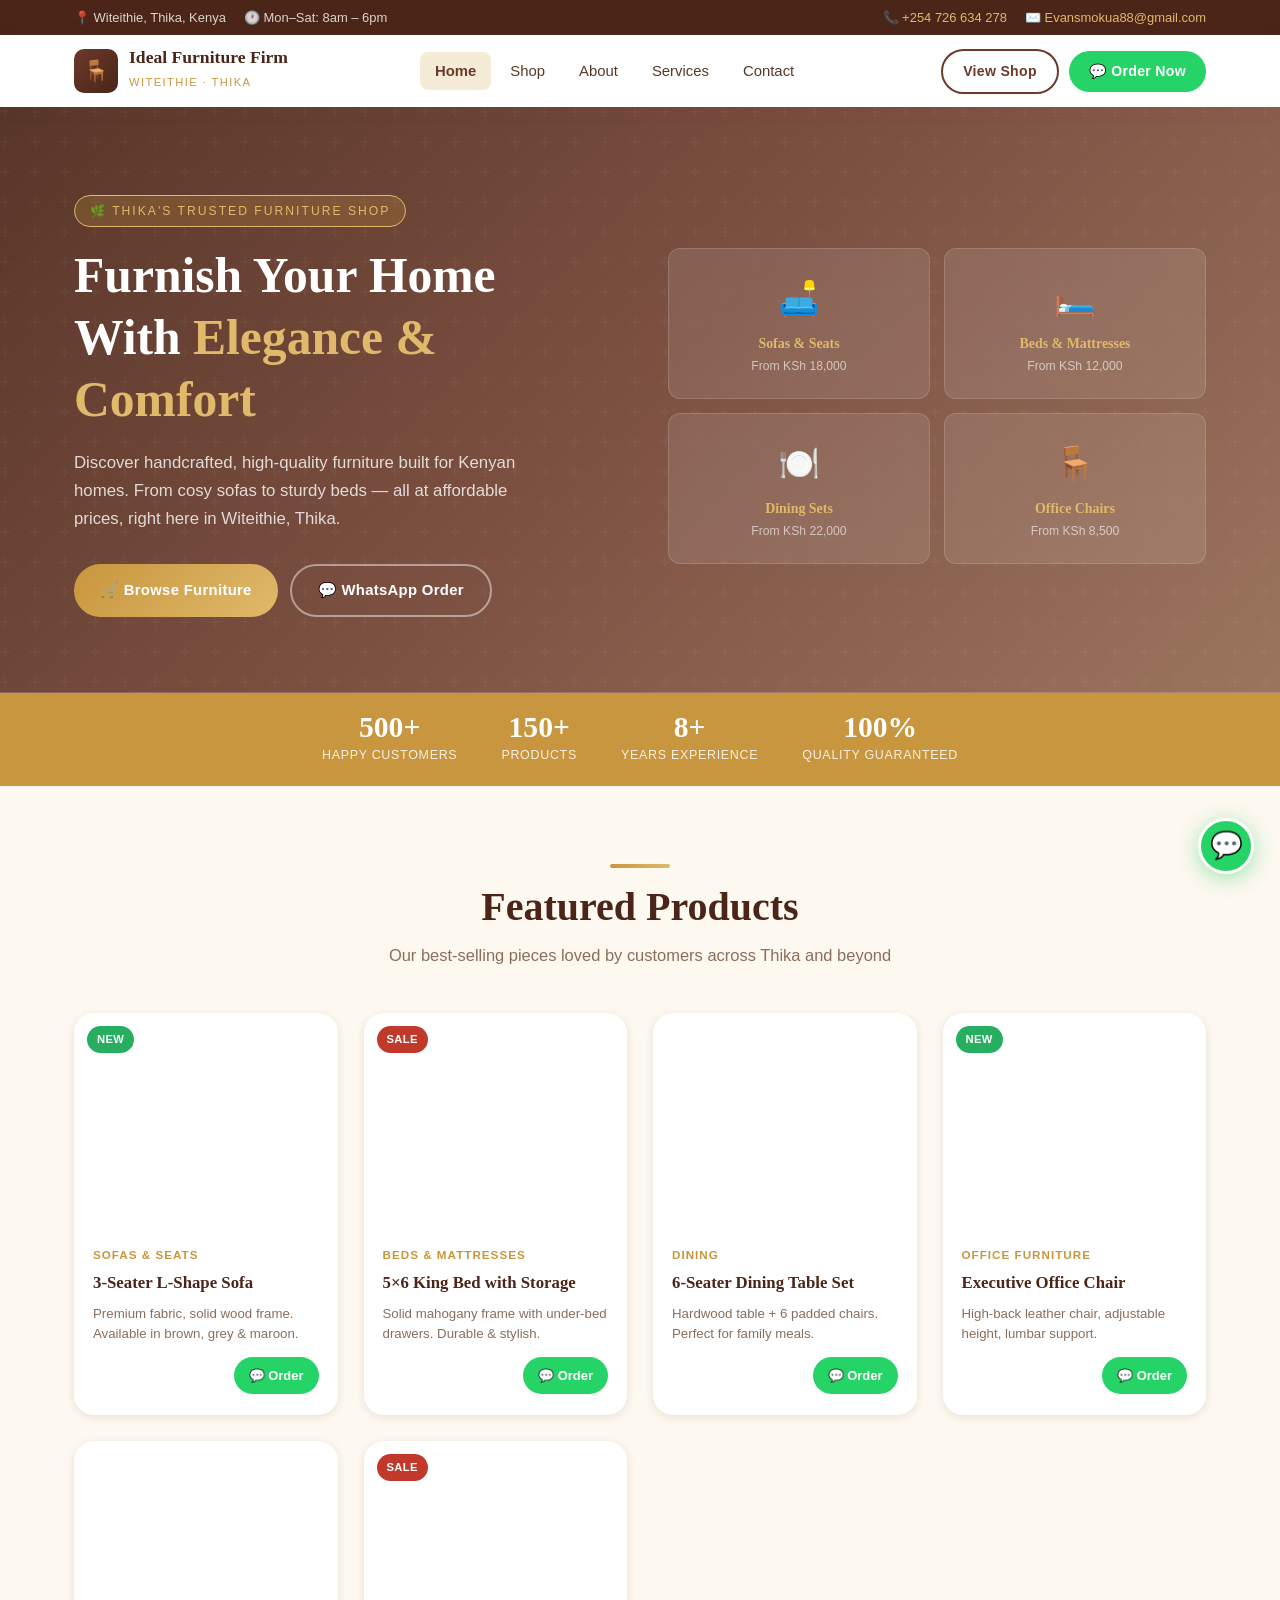
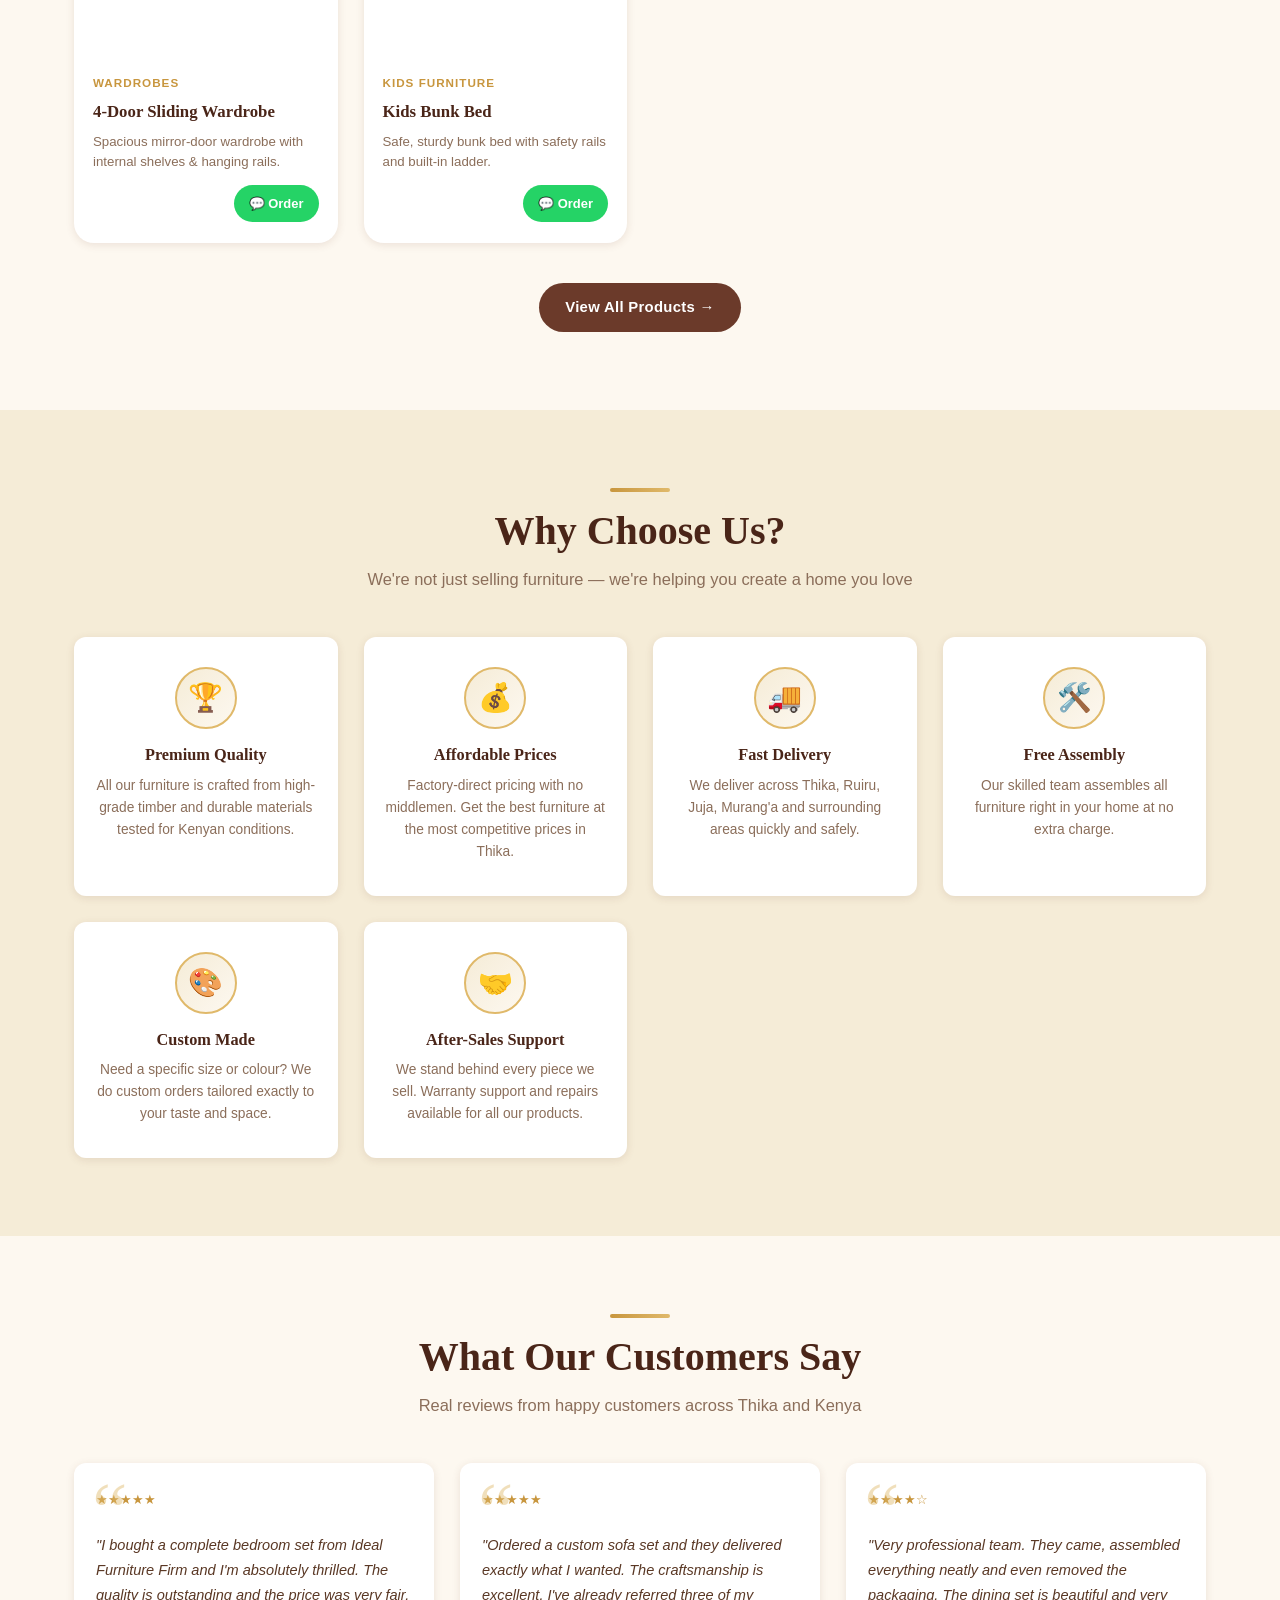
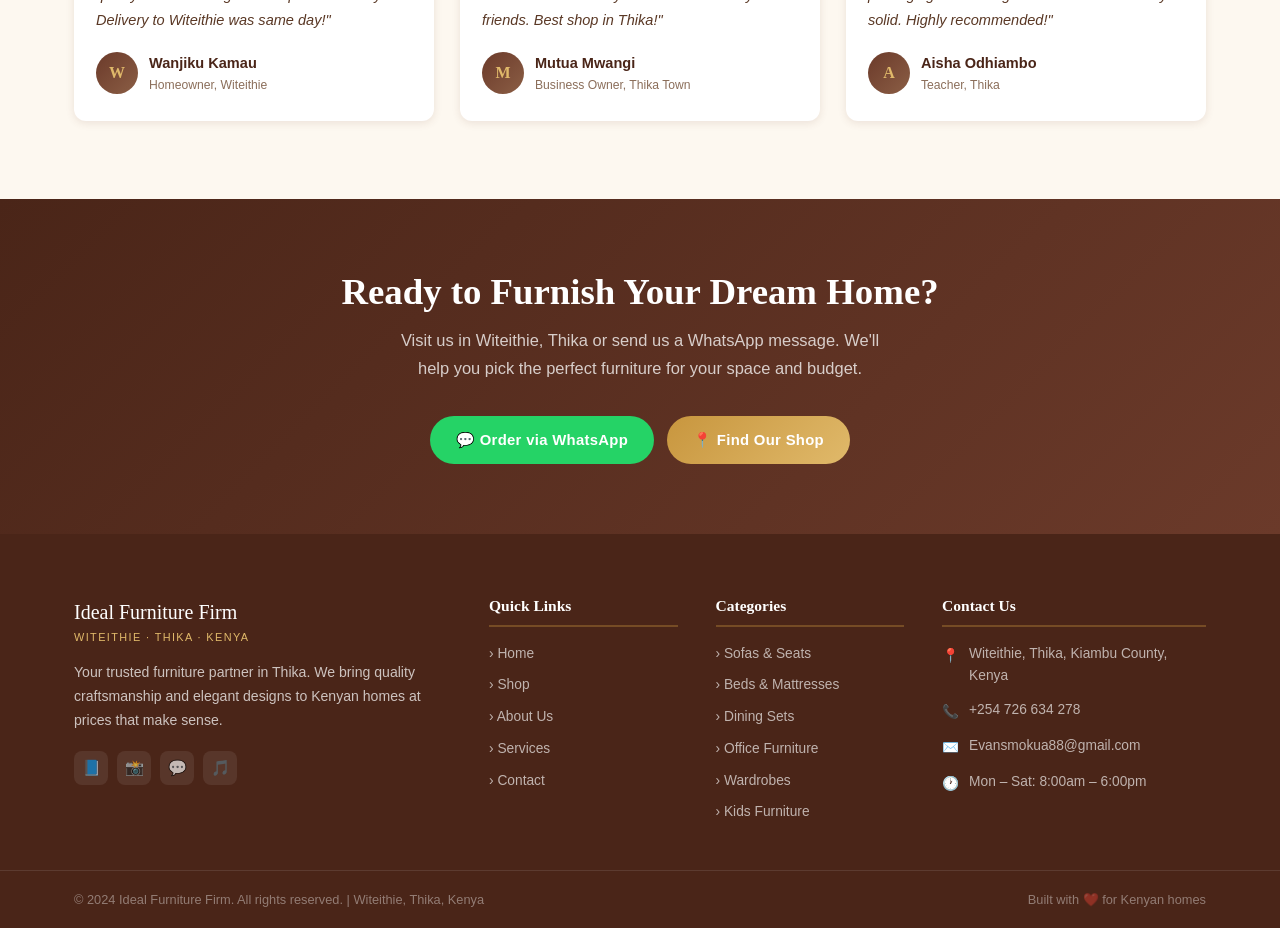
<file: index.html>
﻿<!DOCTYPE html>
<html lang="en">
<head>
  <meta charset="UTF-8"/>
  <meta name="viewport" content="width=device-width, initial-scale=1.0"/>
  <meta name="description" content="Ideal Furniture Firm – Quality furniture shop in Witeithie, Thika, Kenya. Sofas, beds, dining sets & more. Order via WhatsApp."/>
  <title>Ideal Furniture Firm | Quality Furniture in Witeithie, Thika</title>
  <link rel="stylesheet" href="style.css"/>
</head>
<body>

<!-- WhatsApp Float -->
<a href="https://wa.me/254726634278?text=Hello%2C%20I%20am%20interested%20in%20your%20furniture" class="wa-float" target="_blank" rel="noopener" aria-label="Chat on WhatsApp">
  <span class="wa-tip">Order on WhatsApp</span>
  &#x1F4AC;
</a>

<!-- Mobile Nav -->
<div class="mob-nav" id="mobNav">
  <div class="mob-nav-bg" onclick="toggleNav()"></div>
  <div class="mob-nav-drawer">
    <button class="mob-close" onclick="toggleNav()">&#x2715;</button>
    <a href="index.html" class="active">🏠 Home</a>
    <a href="shop.html">🛒 Shop</a>
    <a href="about.html">ℹ️ About</a>
    <a href="services.html">🔧 Services</a>
    <a href="contact.html">📞 Contact</a>
    <div style="margin-top:16px;">
      <a href="https://wa.me/254726634278" class="btn btn-wa" style="width:100%;justify-content:center;" target="_blank">💬 WhatsApp Us</a>
    </div>
  </div>
</div>

<!-- Top Bar -->
<div class="topbar">
  <div class="container">
    <div class="topbar-l">
      <span>📍 Witeithie, Thika, Kenya</span>
      <span>🕐 Mon–Sat: 8am – 6pm</span>
    </div>
    <div class="topbar-r">
      <span><a href="tel:+254726634278">📞 +254 726 634 278</a></span>
      <span><a href="mailto:Evansmokua88@gmail.com">✉️ Evansmokua88@gmail.com</a></span>
    </div>
  </div>
</div>

<!-- Navbar -->
<nav class="navbar">
  <div class="container">
    <a href="index.html" class="logo">
      <div class="logo-icon">🪑</div>
      <div class="logo-text">
        <span class="lt1">Ideal Furniture Firm</span>
        <span class="lt2">Witeithie · Thika</span>
      </div>
    </a>
    <div class="nav-links">
      <a href="index.html" class="active">Home</a>
      <a href="shop.html">Shop</a>
      <a href="about.html">About</a>
      <a href="services.html">Services</a>
      <a href="contact.html">Contact</a>
    </div>
    <div class="nav-actions">
      <a href="shop.html" class="btn btn-outline" style="padding:9px 20px;font-size:.88rem;">View Shop</a>
      <a href="https://wa.me/254726634278" class="btn btn-wa" style="padding:9px 20px;font-size:.88rem;" target="_blank">💬 Order Now</a>
      <button class="hamburger" onclick="toggleNav()" aria-label="Menu">
        <span></span><span></span><span></span>
      </button>
    </div>
  </div>
</nav>

<!-- Hero -->
<section class="hero" style="background-image:linear-gradient(135deg,rgba(74,37,24,0.92) 0%,rgba(107,58,42,0.88) 50%,rgba(139,94,69,0.85) 100%),url('https://images.pexels.com/photos/1571453/pexels-photo-1571453.jpeg?auto=compress&cs=tinysrgb&w=1400');background-size:cover;background-position:center;">
  <div class="container">
    <div class="hero-inner">
      <div class="hero-text">
        <div class="hero-badge">🌿 Thika's Trusted Furniture Shop</div>
        <h1>Furnish Your Home With <em>Elegance &amp; Comfort</em></h1>
        <p class="hero-desc">Discover handcrafted, high-quality furniture built for Kenyan homes. From cosy sofas to sturdy beds — all at affordable prices, right here in Witeithie, Thika.</p>
        <div class="hero-btns">
          <a href="shop.html" class="btn btn-gold">🛒 Browse Furniture</a>
          <a href="https://wa.me/254726634278?text=Hello%2C%20I%20want%20to%20order%20furniture" class="btn btn-hero-out" target="_blank">💬 WhatsApp Order</a>
        </div>
      </div>
      <div class="hero-cards">
        <div class="hcard">
          <div class="hcard-icon">🛋️</div>
          <h3>Sofas &amp; Seats</h3>
          <p>From KSh 18,000</p>
        </div>
        <div class="hcard">
          <div class="hcard-icon">🛏️</div>
          <h3>Beds &amp; Mattresses</h3>
          <p>From KSh 12,000</p>
        </div>
        <div class="hcard">
          <div class="hcard-icon">🍽️</div>
          <h3>Dining Sets</h3>
          <p>From KSh 22,000</p>
        </div>
        <div class="hcard">
          <div class="hcard-icon">🪑</div>
          <h3>Office Chairs</h3>
          <p>From KSh 8,500</p>
        </div>
      </div>
    </div>
  </div>
</section>

<!-- Stats Strip -->
<div class="stats-strip">
  <div class="container">
    <div class="stat"><div class="stat-n">500+</div><div class="stat-l">Happy Customers</div></div>
    <div class="stat"><div class="stat-n">150+</div><div class="stat-l">Products</div></div>
    <div class="stat"><div class="stat-n">8+</div><div class="stat-l">Years Experience</div></div>
    <div class="stat"><div class="stat-n">100%</div><div class="stat-l">Quality Guaranteed</div></div>
  </div>
</div>

<!-- Featured Products -->
<section class="section">
  <div class="container">
    <div class="divider"></div>
    <h2 class="sec-title">Featured Products</h2>
    <p class="sec-sub">Our best-selling pieces loved by customers across Thika and beyond</p>
    <div class="products-grid">

      <!-- Product 1 -->
      <div class="pcard">
        <div class="pcard-img-wrap">
          <div class="bg-sofa" style="background-image:url('https://images.pexels.com/photos/1866149/pexels-photo-1866149.jpeg?auto=compress&cs=tinysrgb&w=600');background-size:cover;background-position:center;font-size:0;"></div>
          <span class="pbadge new">New</span>
        </div>
        <div class="pcard-body">
          <div class="pcat">Sofas &amp; Seats</div>
          <div class="pname">3-Seater L-Shape Sofa</div>
          <div class="pdesc">Premium fabric, solid wood frame. Available in brown, grey &amp; maroon.</div>
          <div class="pfoot">
            <div>
              <div class="pprice-now">KSh 42,000</div>
              <div class="pprice-old">kSh 50,000</div>
            </div>
            <a href="https://wa.me/254726634278?text=I%20want%20to%20order%20the%203-Seater%20L-Shape%20Sofa%20at%20KSh%2042%2C000" class="btn-wa-sm" target="_blank">💬 Order</a>
          </div>
        </div>
      </div>

      <!-- Product 2 -->
      <div class="pcard">
        <div class="pcard-img-wrap">
          <div class="bg-bed" style="background-image:url('https://images.pexels.com/photos/1743229/pexels-photo-1743229.jpeg?auto=compress&cs=tinysrgb&w=600');background-size:cover;background-position:center;font-size:0;"></div>
          <span class="pbadge sale">Sale</span>
        </div>
        <div class="pcard-body">
          <div class="pcat">Beds &amp; Mattresses</div>
          <div class="pname">5×6 King Bed with Storage</div>
          <div class="pdesc">Solid mahogany frame with under-bed drawers. Durable &amp; stylish.</div>
          <div class="pfoot">
            <div>
              <div class="pprice-now">KSh 28,500</div>
              <div class="pprice-old">KSh 35,000</div>
            </div>
            <a href="https://wa.me/254726634278?text=I%20want%20to%20order%20the%205x6%20King%20Bed%20at%20KSh%2028%2C500" class="btn-wa-sm" target="_blank">💬 Order</a>
          </div>
        </div>
      </div>

      <!-- Product 3 -->
      <div class="pcard">
        <div class="pcard-img-wrap">
          <div class="bg-dining" style="background-image:url('https://images.pexels.com/photos/1395967/pexels-photo-1395967.jpeg?auto=compress&cs=tinysrgb&w=600');background-size:cover;background-position:center;font-size:0;"></div>
        </div>
        <div class="pcard-body">
          <div class="pcat">Dining</div>
          <div class="pname">6-Seater Dining Table Set</div>
          <div class="pdesc">Hardwood table + 6 padded chairs. Perfect for family meals.</div>
          <div class="pfoot">
            <div>
              <div class="pprice-now">KSh 38,000</div>
              <div class="pprice-old">KSh 45,000</div>
            </div>
            <a href="https://wa.me/254726634278?text=I%20want%20to%20order%20the%206-Seater%20Dining%20Table%20Set%20at%20KSh%2038%2C000" class="btn-wa-sm" target="_blank">💬 Order</a>
          </div>
        </div>
      </div>

      <!-- Product 4 -->
      <div class="pcard">
        <div class="pcard-img-wrap">
          <div class="bg-office" style="background-image:url('https://images.pexels.com/photos/1957478/pexels-photo-1957478.jpeg?auto=compress&cs=tinysrgb&w=600');background-size:cover;background-position:center;font-size:0;"></div>
          <span class="pbadge new">New</span>
        </div>
        <div class="pcard-body">
          <div class="pcat">Office Furniture</div>
          <div class="pname">Executive Office Chair</div>
          <div class="pdesc">High-back leather chair, adjustable height, lumbar support.</div>
          <div class="pfoot">
            <div>
              <div class="pprice-now">KSh 12,500</div>
              <div class="pprice-old">KSh 15,000</div>
            </div>
            <a href="https://wa.me/254726634278?text=I%20want%20to%20order%20the%20Executive%20Office%20Chair%20at%20KSh%2012%2C500" class="btn-wa-sm" target="_blank">💬 Order</a>
          </div>
        </div>
      </div>

      <!-- Product 5 -->
      <div class="pcard">
        <div class="pcard-img-wrap">
          <div class="bg-ward" style="background-image:url('https://images.pexels.com/photos/2062431/pexels-photo-2062431.jpeg?auto=compress&cs=tinysrgb&w=600');background-size:cover;background-position:center;font-size:0;"></div>
        </div>
        <div class="pcard-body">
          <div class="pcat">Wardrobes</div>
          <div class="pname">4-Door Sliding Wardrobe</div>
          <div class="pdesc">Spacious mirror-door wardrobe with internal shelves &amp; hanging rails.</div>
          <div class="pfoot">
            <div>
              <div class="pprice-now">KSh 32,000</div>
            </div>
            <a href="https://wa.me/254726634278?text=I%20want%20to%20order%20the%204-Door%20Sliding%20Wardrobe%20at%20KSh%2032%2C000" class="btn-wa-sm" target="_blank">💬 Order</a>
          </div>
        </div>
      </div>

      <!-- Product 6 -->
      <div class="pcard">
        <div class="pcard-img-wrap">
          <div class="bg-kids" style="background-image:url('https://images.pexels.com/photos/1148955/pexels-photo-1148955.jpeg?auto=compress&cs=tinysrgb&w=600');background-size:cover;background-position:center;font-size:0;"></div>
          <span class="pbadge sale">Sale</span>
        </div>
        <div class="pcard-body">
          <div class="pcat">Kids Furniture</div>
          <div class="pname">Kids Bunk Bed</div>
          <div class="pdesc">Safe, sturdy bunk bed with safety rails and built-in ladder.</div>
          <div class="pfoot">
            <div>
              <div class="pprice-now">KSh 18,000</div>
              <div class="pprice-old">KSh 22,000</div>
            </div>
            <a href="https://wa.me/254726634278?text=I%20want%20to%20order%20the%20Kids%20Bunk%20Bed%20at%20KSh%2018%2C000" class="btn-wa-sm" target="_blank">💬 Order</a>
          </div>
        </div>
      </div>

    </div>
    <div style="text-align:center;margin-top:40px;">
      <a href="shop.html" class="btn btn-primary">View All Products &rarr;</a>
    </div>
  </div>
</section>

<!-- Why Choose Us -->
<section class="section section-alt">
  <div class="container">
    <div class="divider"></div>
    <h2 class="sec-title">Why Choose Us?</h2>
    <p class="sec-sub">We're not just selling furniture — we're helping you create a home you love</p>
    <div class="features-grid">
      <div class="fcard">
        <div class="fcard-icon">🏆</div>
        <h3>Premium Quality</h3>
        <p>All our furniture is crafted from high-grade timber and durable materials tested for Kenyan conditions.</p>
      </div>
      <div class="fcard">
        <div class="fcard-icon">💰</div>
        <h3>Affordable Prices</h3>
        <p>Factory-direct pricing with no middlemen. Get the best furniture at the most competitive prices in Thika.</p>
      </div>
      <div class="fcard">
        <div class="fcard-icon">🚚</div>
        <h3>Fast Delivery</h3>
        <p>We deliver across Thika, Ruiru, Juja, Murang'a and surrounding areas quickly and safely.</p>
      </div>
      <div class="fcard">
        <div class="fcard-icon">🛠️</div>
        <h3>Free Assembly</h3>
        <p>Our skilled team assembles all furniture right in your home at no extra charge.</p>
      </div>
      <div class="fcard">
        <div class="fcard-icon">🎨</div>
        <h3>Custom Made</h3>
        <p>Need a specific size or colour? We do custom orders tailored exactly to your taste and space.</p>
      </div>
      <div class="fcard">
        <div class="fcard-icon">🤝</div>
        <h3>After-Sales Support</h3>
        <p>We stand behind every piece we sell. Warranty support and repairs available for all our products.</p>
      </div>
    </div>
  </div>
</section>

<!-- Testimonials -->
<section class="section">
  <div class="container">
    <div class="divider"></div>
    <h2 class="sec-title">What Our Customers Say</h2>
    <p class="sec-sub">Real reviews from happy customers across Thika and Kenya</p>
    <div class="tgrid">
      <div class="tcard">
        <div class="stars">★★★★★</div>
        <div class="ttext">"I bought a complete bedroom set from Ideal Furniture Firm and I'm absolutely thrilled. The quality is outstanding and the price was very fair. Delivery to Witeithie was same day!"</div>
        <div class="tauthor">
          <div class="tavatar">W</div>
          <div>
            <div class="tname">Wanjiku Kamau</div>
            <div class="trole">Homeowner, Witeithie</div>
          </div>
        </div>
      </div>
      <div class="tcard">
        <div class="stars">★★★★★</div>
        <div class="ttext">"Ordered a custom sofa set and they delivered exactly what I wanted. The craftsmanship is excellent. I've already referred three of my friends. Best shop in Thika!"</div>
        <div class="tauthor">
          <div class="tavatar">M</div>
          <div>
            <div class="tname">Mutua Mwangi</div>
            <div class="trole">Business Owner, Thika Town</div>
          </div>
        </div>
      </div>
      <div class="tcard">
        <div class="stars">★★★★☆</div>
        <div class="ttext">"Very professional team. They came, assembled everything neatly and even removed the packaging. The dining set is beautiful and very solid. Highly recommended!"</div>
        <div class="tauthor">
          <div class="tavatar">A</div>
          <div>
            <div class="tname">Aisha Odhiambo</div>
            <div class="trole">Teacher, Thika</div>
          </div>
        </div>
      </div>
    </div>
  </div>
</section>

<!-- CTA Banner -->
<section class="cta-banner">
  <div class="container">
    <h2>Ready to Furnish Your Dream Home?</h2>
    <p>Visit us in Witeithie, Thika or send us a WhatsApp message. We'll help you pick the perfect furniture for your space and budget.</p>
    <div class="cta-btns">
      <a href="https://wa.me/254726634278?text=Hello%2C%20I%20want%20to%20order%20furniture" class="btn btn-wa" target="_blank">💬 Order via WhatsApp</a>
      <a href="contact.html" class="btn btn-gold">📍 Find Our Shop</a>
    </div>
  </div>
</section>

<!-- Footer -->
<footer class="footer">
  <div class="container">
    <div class="footer-grid">
      <div class="fbrand">
        <div class="lt1">Ideal Furniture Firm</div>
        <div class="lt2">Witeithie · Thika · Kenya</div>
        <p>Your trusted furniture partner in Thika. We bring quality craftsmanship and elegant designs to Kenyan homes at prices that make sense.</p>
        <div class="socials">
          <a href="#" class="sl" aria-label="Facebook">📘</a>
          <a href="#" class="sl" aria-label="Instagram">📸</a>
          <a href="https://wa.me/254726634278" class="sl" aria-label="WhatsApp" target="_blank">💬</a>
          <a href="#" class="sl" aria-label="TikTok">🎵</a>
        </div>
      </div>
      <div class="fcol">
        <h4>Quick Links</h4>
        <ul>
          <li><a href="index.html">› Home</a></li>
          <li><a href="shop.html">› Shop</a></li>
          <li><a href="about.html">› About Us</a></li>
          <li><a href="services.html">› Services</a></li>
          <li><a href="contact.html">› Contact</a></li>
        </ul>
      </div>
      <div class="fcol">
        <h4>Categories</h4>
        <ul>
          <li><a href="shop.html">› Sofas &amp; Seats</a></li>
          <li><a href="shop.html">› Beds &amp; Mattresses</a></li>
          <li><a href="shop.html">› Dining Sets</a></li>
          <li><a href="shop.html">› Office Furniture</a></li>
          <li><a href="shop.html">› Wardrobes</a></li>
          <li><a href="shop.html">› Kids Furniture</a></li>
        </ul>
      </div>
      <div class="fcol">
        <h4>Contact Us</h4>
        <div class="fcontact-item"><span class="fcontact-icon">📍</span><span>Witeithie, Thika, Kiambu County, Kenya</span></div>
        <div class="fcontact-item"><span class="fcontact-icon">📞</span><span><a href="tel:+254726634278" style="color:rgba(255,255,255,.65);">+254 726 634 278</a></span></div>
        <div class="fcontact-item"><span class="fcontact-icon">✉️</span><span><a href="mailto:Evansmokua88@gmail.com" style="color:rgba(255,255,255,.65);">Evansmokua88@gmail.com</a></span></div>
        <div class="fcontact-item"><span class="fcontact-icon">🕐</span><span>Mon – Sat: 8:00am – 6:00pm</span></div>
      </div>
    </div>
  </div>
  <div class="footer-bot">
    <div class="container">
      <p>© 2024 Ideal Furniture Firm. All rights reserved. | Witeithie, Thika, Kenya</p>
      <p>Built with ❤️ for Kenyan homes</p>
    </div>
  </div>
</footer>

<script>
  function toggleNav(){
    document.getElementById('mobNav').classList.toggle('open');
    document.body.style.overflow = document.getElementById('mobNav').classList.contains('open') ? 'hidden' : '';
  }
</script>
</body>
</html>
</file>
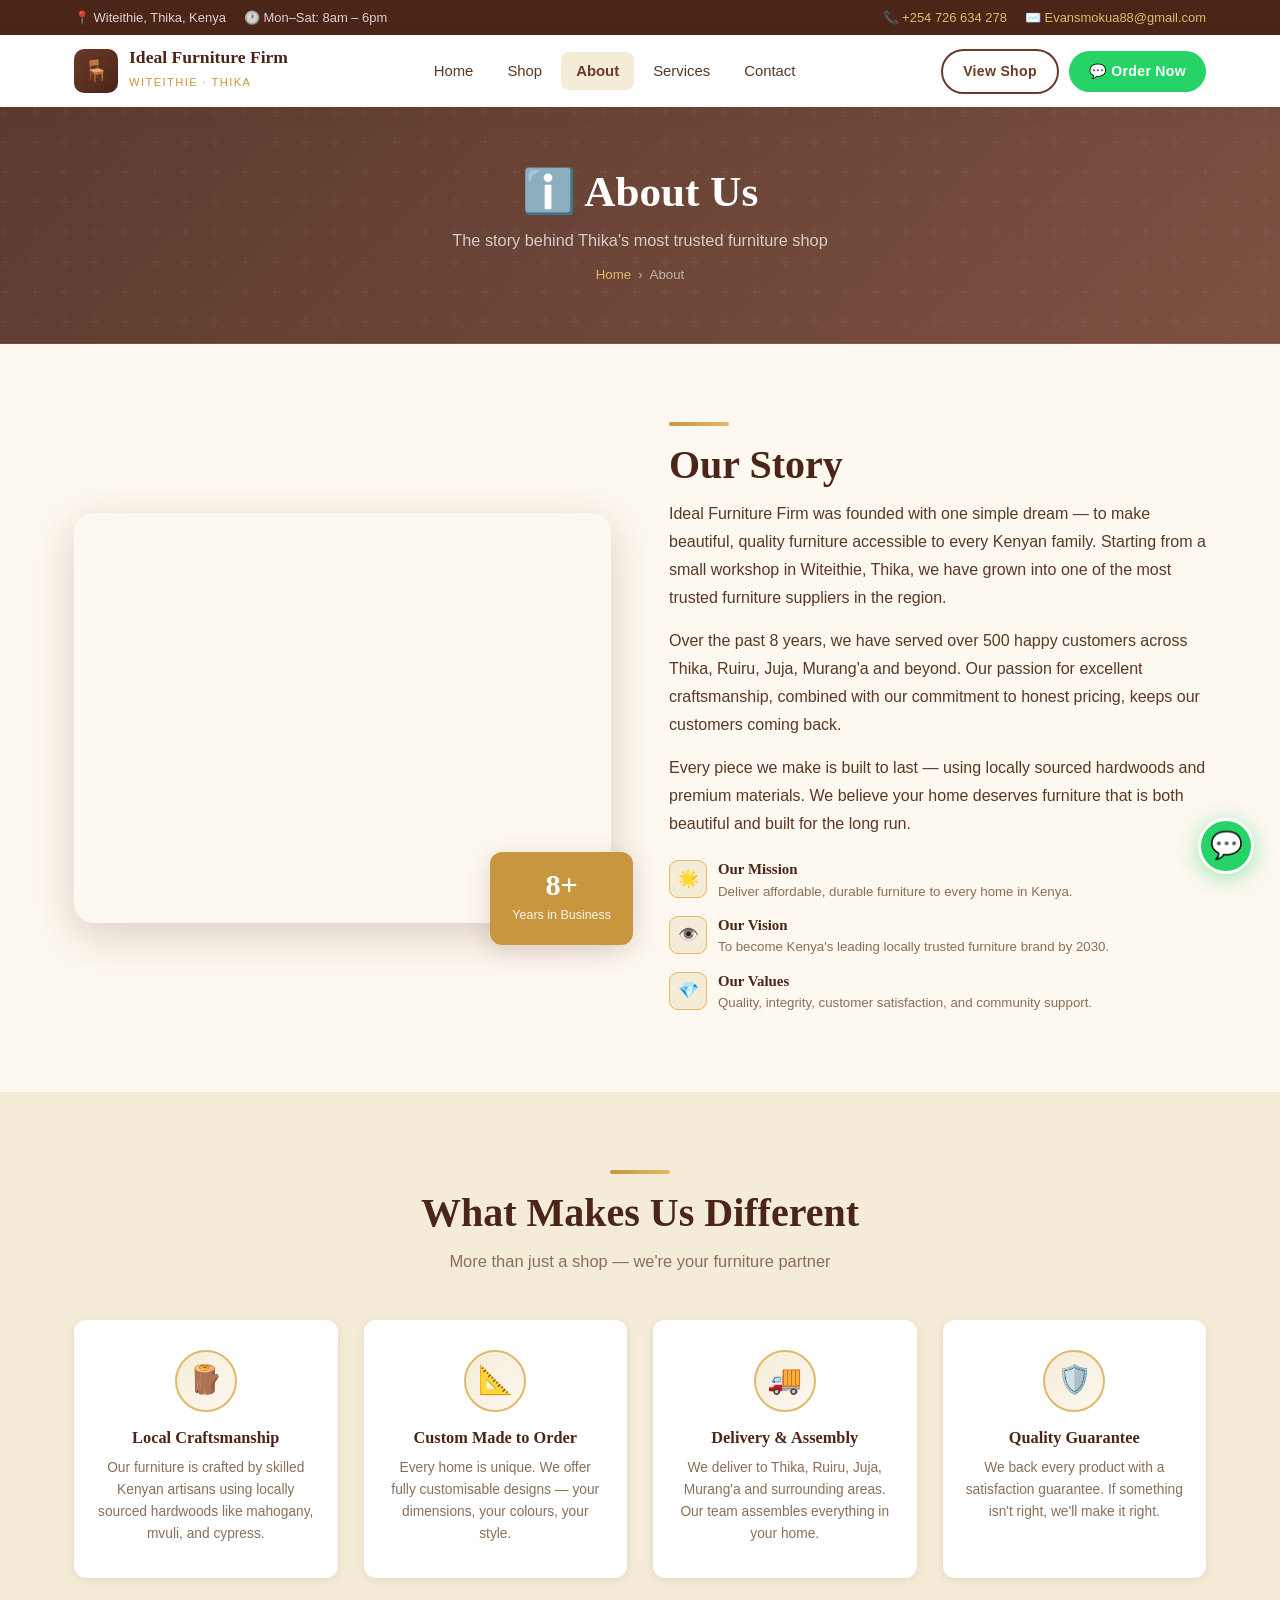
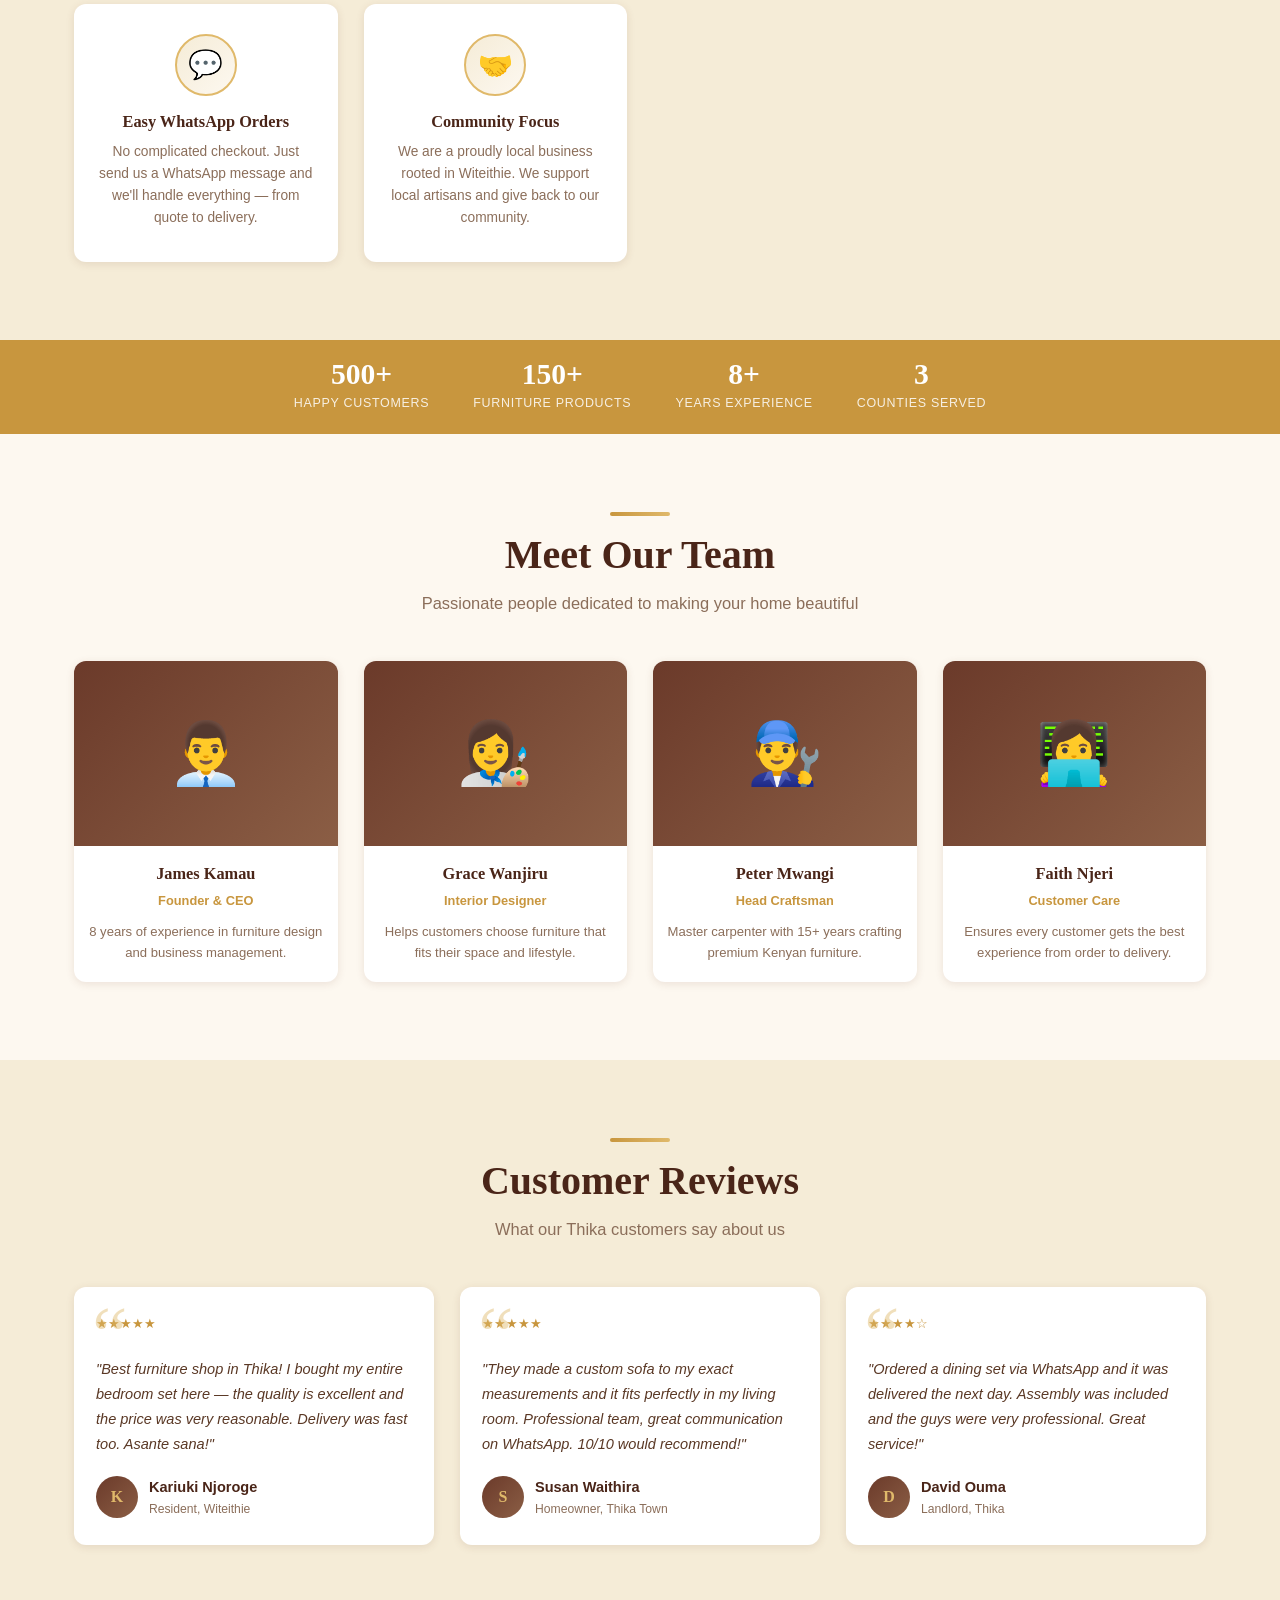
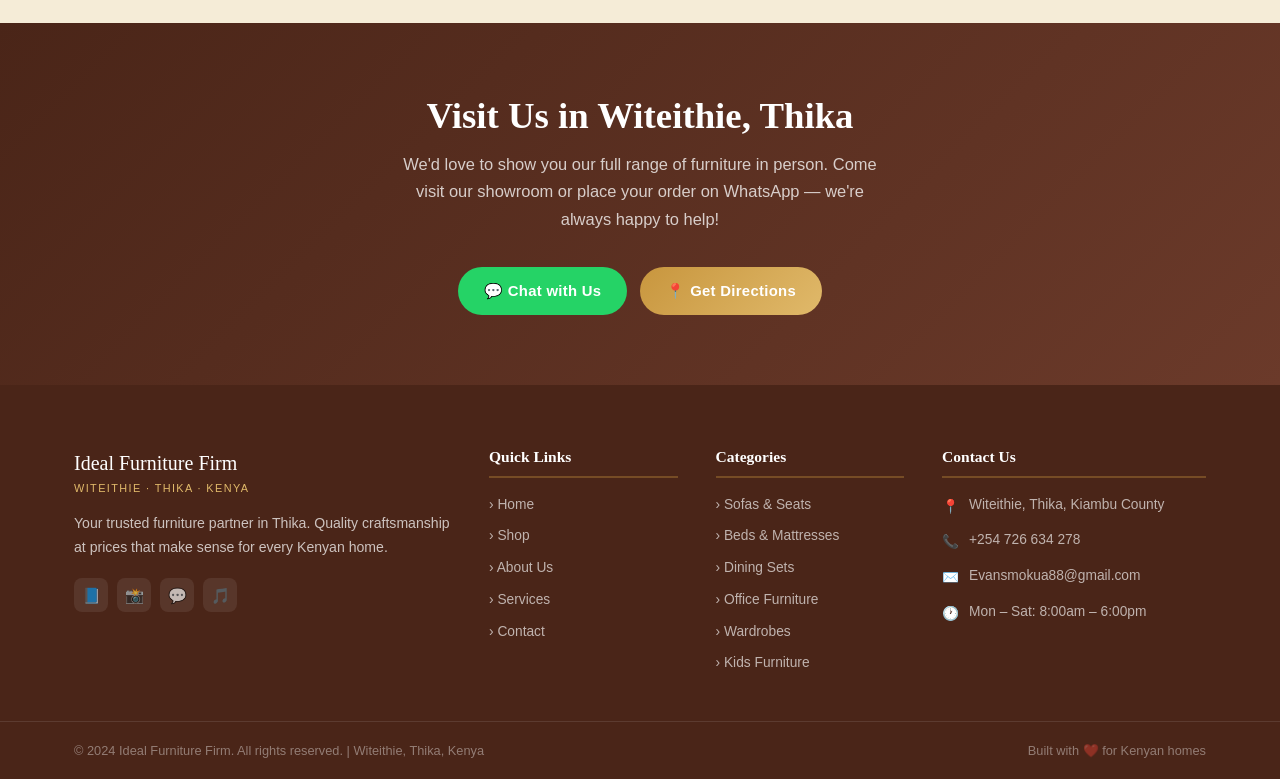
<file: about.html>
﻿<!DOCTYPE html>
<html lang="en">
<head>
  <meta charset="UTF-8"/>
  <meta name="viewport" content="width=device-width, initial-scale=1.0"/>
  <meta name="description" content="Learn about Ideal Furniture Firm – Witeithie, Thika's trusted furniture shop. Our story, mission, and the passionate team behind every piece."/>
  <title>About Us – Ideal Furniture Firm | Witeithie, Thika</title>
  <link rel="stylesheet" href="style.css"/>
</head>
<body>

<!-- WhatsApp Float -->
<a href="https://wa.me/254726634278?text=Hello%2C%20I%20am%20interested%20in%20your%20furniture" class="wa-float" target="_blank" rel="noopener" aria-label="WhatsApp">
  <span class="wa-tip">Order on WhatsApp</span>💬
</a>

<!-- Mobile Nav -->
<div class="mob-nav" id="mobNav">
  <div class="mob-nav-bg" onclick="toggleNav()"></div>
  <div class="mob-nav-drawer">
    <button class="mob-close" onclick="toggleNav()">&#x2715;</button>
    <a href="index.html">🏠 Home</a>
    <a href="shop.html">🛒 Shop</a>
    <a href="about.html" class="active">ℹ️ About</a>
    <a href="services.html">🔧 Services</a>
    <a href="contact.html">📞 Contact</a>
    <div style="margin-top:16px;"><a href="https://wa.me/254726634278" class="btn btn-wa" style="width:100%;justify-content:center;" target="_blank">💬 WhatsApp Us</a></div>
  </div>
</div>

<!-- Top Bar -->
<div class="topbar">
  <div class="container">
    <div class="topbar-l">
      <span>📍 Witeithie, Thika, Kenya</span>
      <span>🕐 Mon–Sat: 8am – 6pm</span>
    </div>
    <div class="topbar-r">
      <span><a href="tel:+254726634278">📞 +254 726 634 278</a></span>
      <span><a href="mailto:Evansmokua88@gmail.com">✉️ Evansmokua88@gmail.com</a></span>
    </div>
  </div>
</div>

<!-- Navbar -->
<nav class="navbar">
  <div class="container">
    <a href="index.html" class="logo">
      <div class="logo-icon">🪑</div>
      <div class="logo-text">
        <span class="lt1">Ideal Furniture Firm</span>
        <span class="lt2">Witeithie · Thika</span>
      </div>
    </a>
    <div class="nav-links">
      <a href="index.html">Home</a>
      <a href="shop.html">Shop</a>
      <a href="about.html" class="active">About</a>
      <a href="services.html">Services</a>
      <a href="contact.html">Contact</a>
    </div>
    <div class="nav-actions">
      <a href="shop.html" class="btn btn-outline" style="padding:9px 20px;font-size:.88rem;">View Shop</a>
      <a href="https://wa.me/254726634278" class="btn btn-wa" style="padding:9px 20px;font-size:.88rem;" target="_blank">💬 Order Now</a>
      <button class="hamburger" onclick="toggleNav()" aria-label="Menu"><span></span><span></span><span></span></button>
    </div>
  </div>
</nav>

<!-- Page Banner -->
<div class="page-banner" style="background-image:linear-gradient(135deg,rgba(74,37,24,0.90),rgba(107,58,42,0.88)),url('https://images.pexels.com/photos/1080721/pexels-photo-1080721.jpeg?auto=compress&cs=tinysrgb&w=1200');background-size:cover;background-position:center;">
  <div class="container">
    <h1>ℹ️ About Us</h1>
    <p>The story behind Thika's most trusted furniture shop</p>
    <div class="breadcrumb"><a href="index.html">Home</a><span>›</span><span>About</span></div>
  </div>
</div>

<!-- Our Story -->
<section class="section">
  <div class="container">
    <div class="about-intro">
      <div class="about-vis">
        <div class="about-img-box" style="background-image:url('https://images.pexels.com/photos/1080721/pexels-photo-1080721.jpeg?auto=compress&cs=tinysrgb&w=700');background-size:cover;background-position:center;font-size:0;"></div>
        <div class="about-badge">
          <strong>8+</strong>
          <span>Years in Business</span>
        </div>
      </div>
      <div class="about-text">
        <div class="divider"></div>
        <h2 class="sec-title">Our Story</h2>
        <p>Ideal Furniture Firm was founded with one simple dream — to make beautiful, quality furniture accessible to every Kenyan family. Starting from a small workshop in Witeithie, Thika, we have grown into one of the most trusted furniture suppliers in the region.</p>
        <p>Over the past 8 years, we have served over 500 happy customers across Thika, Ruiru, Juja, Murang'a and beyond. Our passion for excellent craftsmanship, combined with our commitment to honest pricing, keeps our customers coming back.</p>
        <p>Every piece we make is built to last — using locally sourced hardwoods and premium materials. We believe your home deserves furniture that is both beautiful and built for the long run.</p>
        <div class="about-hl">
          <div class="ahl"><div class="ahl-icon">🌟</div><div><h4>Our Mission</h4><p>Deliver affordable, durable furniture to every home in Kenya.</p></div></div>
          <div class="ahl"><div class="ahl-icon">👁️</div><div><h4>Our Vision</h4><p>To become Kenya's leading locally trusted furniture brand by 2030.</p></div></div>
          <div class="ahl"><div class="ahl-icon">💎</div><div><h4>Our Values</h4><p>Quality, integrity, customer satisfaction, and community support.</p></div></div>
        </div>
      </div>
    </div>
  </div>
</section>

<!-- Why We're Different -->
<section class="section section-alt">
  <div class="container">
    <div class="divider"></div>
    <h2 class="sec-title">What Makes Us Different</h2>
    <p class="sec-sub">More than just a shop — we're your furniture partner</p>
    <div class="features-grid">
      <div class="fcard">
        <div class="fcard-icon">🪵</div>
        <h3>Local Craftsmanship</h3>
        <p>Our furniture is crafted by skilled Kenyan artisans using locally sourced hardwoods like mahogany, mvuli, and cypress.</p>
      </div>
      <div class="fcard">
        <div class="fcard-icon">📐</div>
        <h3>Custom Made to Order</h3>
        <p>Every home is unique. We offer fully customisable designs — your dimensions, your colours, your style.</p>
      </div>
      <div class="fcard">
        <div class="fcard-icon">🚚</div>
        <h3>Delivery &amp; Assembly</h3>
        <p>We deliver to Thika, Ruiru, Juja, Murang'a and surrounding areas. Our team assembles everything in your home.</p>
      </div>
      <div class="fcard">
        <div class="fcard-icon">🛡️</div>
        <h3>Quality Guarantee</h3>
        <p>We back every product with a satisfaction guarantee. If something isn't right, we'll make it right.</p>
      </div>
      <div class="fcard">
        <div class="fcard-icon">💬</div>
        <h3>Easy WhatsApp Orders</h3>
        <p>No complicated checkout. Just send us a WhatsApp message and we'll handle everything — from quote to delivery.</p>
      </div>
      <div class="fcard">
        <div class="fcard-icon">🤝</div>
        <h3>Community Focus</h3>
        <p>We are a proudly local business rooted in Witeithie. We support local artisans and give back to our community.</p>
      </div>
    </div>
  </div>
</section>

<!-- Stats -->
<div class="stats-strip">
  <div class="container">
    <div class="stat"><div class="stat-n">500+</div><div class="stat-l">Happy Customers</div></div>
    <div class="stat"><div class="stat-n">150+</div><div class="stat-l">Furniture Products</div></div>
    <div class="stat"><div class="stat-n">8+</div><div class="stat-l">Years Experience</div></div>
    <div class="stat"><div class="stat-n">3</div><div class="stat-l">Counties Served</div></div>
  </div>
</div>

<!-- Our Team -->
<section class="section">
  <div class="container">
    <div class="divider"></div>
    <h2 class="sec-title">Meet Our Team</h2>
    <p class="sec-sub">Passionate people dedicated to making your home beautiful</p>
    <div class="team-grid">
      <div class="team-card">
        <div class="team-av">👨‍💼</div>
        <div class="team-info">
          <h3>James Kamau</h3>
          <span>Founder &amp; CEO</span>
          <p style="font-size:.82rem;color:var(--text-lt);margin-top:7px;">8 years of experience in furniture design and business management.</p>
        </div>
      </div>
      <div class="team-card">
        <div class="team-av">👩‍🎨</div>
        <div class="team-info">
          <h3>Grace Wanjiru</h3>
          <span>Interior Designer</span>
          <p style="font-size:.82rem;color:var(--text-lt);margin-top:7px;">Helps customers choose furniture that fits their space and lifestyle.</p>
        </div>
      </div>
      <div class="team-card">
        <div class="team-av">👨‍🔧</div>
        <div class="team-info">
          <h3>Peter Mwangi</h3>
          <span>Head Craftsman</span>
          <p style="font-size:.82rem;color:var(--text-lt);margin-top:7px;">Master carpenter with 15+ years crafting premium Kenyan furniture.</p>
        </div>
      </div>
      <div class="team-card">
        <div class="team-av">👩‍💻</div>
        <div class="team-info">
          <h3>Faith Njeri</h3>
          <span>Customer Care</span>
          <p style="font-size:.82rem;color:var(--text-lt);margin-top:7px;">Ensures every customer gets the best experience from order to delivery.</p>
        </div>
      </div>
    </div>
  </div>
</section>

<!-- Testimonials -->
<section class="section section-alt">
  <div class="container">
    <div class="divider"></div>
    <h2 class="sec-title">Customer Reviews</h2>
    <p class="sec-sub">What our Thika customers say about us</p>
    <div class="tgrid">
      <div class="tcard">
        <div class="stars">★★★★★</div>
        <div class="ttext">"Best furniture shop in Thika! I bought my entire bedroom set here — the quality is excellent and the price was very reasonable. Delivery was fast too. Asante sana!"</div>
        <div class="tauthor"><div class="tavatar">K</div><div><div class="tname">Kariuki Njoroge</div><div class="trole">Resident, Witeithie</div></div></div>
      </div>
      <div class="tcard">
        <div class="stars">★★★★★</div>
        <div class="ttext">"They made a custom sofa to my exact measurements and it fits perfectly in my living room. Professional team, great communication on WhatsApp. 10/10 would recommend!"</div>
        <div class="tauthor"><div class="tavatar">S</div><div><div class="tname">Susan Waithira</div><div class="trole">Homeowner, Thika Town</div></div></div>
      </div>
      <div class="tcard">
        <div class="stars">★★★★☆</div>
        <div class="ttext">"Ordered a dining set via WhatsApp and it was delivered the next day. Assembly was included and the guys were very professional. Great service!"</div>
        <div class="tauthor"><div class="tavatar">D</div><div><div class="tname">David Ouma</div><div class="trole">Landlord, Thika</div></div></div>
      </div>
    </div>
  </div>
</section>

<!-- CTA -->
<section class="cta-banner">
  <div class="container">
    <h2>Visit Us in Witeithie, Thika</h2>
    <p>We'd love to show you our full range of furniture in person. Come visit our showroom or place your order on WhatsApp — we're always happy to help!</p>
    <div class="cta-btns">
      <a href="https://wa.me/254726634278?text=Hello%2C%20I%27d%20like%20to%20visit%20your%20showroom" class="btn btn-wa" target="_blank">💬 Chat with Us</a>
      <a href="contact.html" class="btn btn-gold">📍 Get Directions</a>
    </div>
  </div>
</section>

<!-- Footer -->
<footer class="footer">
  <div class="container">
    <div class="footer-grid">
      <div class="fbrand">
        <div class="lt1">Ideal Furniture Firm</div>
        <div class="lt2">Witeithie · Thika · Kenya</div>
        <p>Your trusted furniture partner in Thika. Quality craftsmanship at prices that make sense for every Kenyan home.</p>
        <div class="socials">
          <a href="#" class="sl">📘</a><a href="#" class="sl">📸</a>
          <a href="https://wa.me/254726634278" class="sl" target="_blank">💬</a><a href="#" class="sl">🎵</a>
        </div>
      </div>
      <div class="fcol">
        <h4>Quick Links</h4>
        <ul>
          <li><a href="index.html">› Home</a></li><li><a href="shop.html">› Shop</a></li>
          <li><a href="about.html">› About Us</a></li><li><a href="services.html">› Services</a></li>
          <li><a href="contact.html">› Contact</a></li>
        </ul>
      </div>
      <div class="fcol">
        <h4>Categories</h4>
        <ul>
          <li><a href="shop.html">› Sofas &amp; Seats</a></li><li><a href="shop.html">› Beds &amp; Mattresses</a></li>
          <li><a href="shop.html">› Dining Sets</a></li><li><a href="shop.html">› Office Furniture</a></li>
          <li><a href="shop.html">› Wardrobes</a></li><li><a href="shop.html">› Kids Furniture</a></li>
        </ul>
      </div>
      <div class="fcol">
        <h4>Contact Us</h4>
        <div class="fcontact-item"><span class="fcontact-icon">📍</span><span>Witeithie, Thika, Kiambu County</span></div>
        <div class="fcontact-item"><span class="fcontact-icon">📞</span><span><a href="tel:+254726634278" style="color:rgba(255,255,255,.65);">+254 726 634 278</a></span></div>
        <div class="fcontact-item"><span class="fcontact-icon">✉️</span><span><a href="mailto:Evansmokua88@gmail.com" style="color:rgba(255,255,255,.65);">Evansmokua88@gmail.com</a></span></div>
        <div class="fcontact-item"><span class="fcontact-icon">🕐</span><span>Mon – Sat: 8:00am – 6:00pm</span></div>
      </div>
    </div>
  </div>
  <div class="footer-bot">
    <div class="container">
      <p>© 2024 Ideal Furniture Firm. All rights reserved. | Witeithie, Thika, Kenya</p>
      <p>Built with ❤️ for Kenyan homes</p>
    </div>
  </div>
</footer>

<script>
  function toggleNav(){
    document.getElementById('mobNav').classList.toggle('open');
    document.body.style.overflow = document.getElementById('mobNav').classList.contains('open') ? 'hidden' : '';
  }
</script>
</body>
</html>
</file>
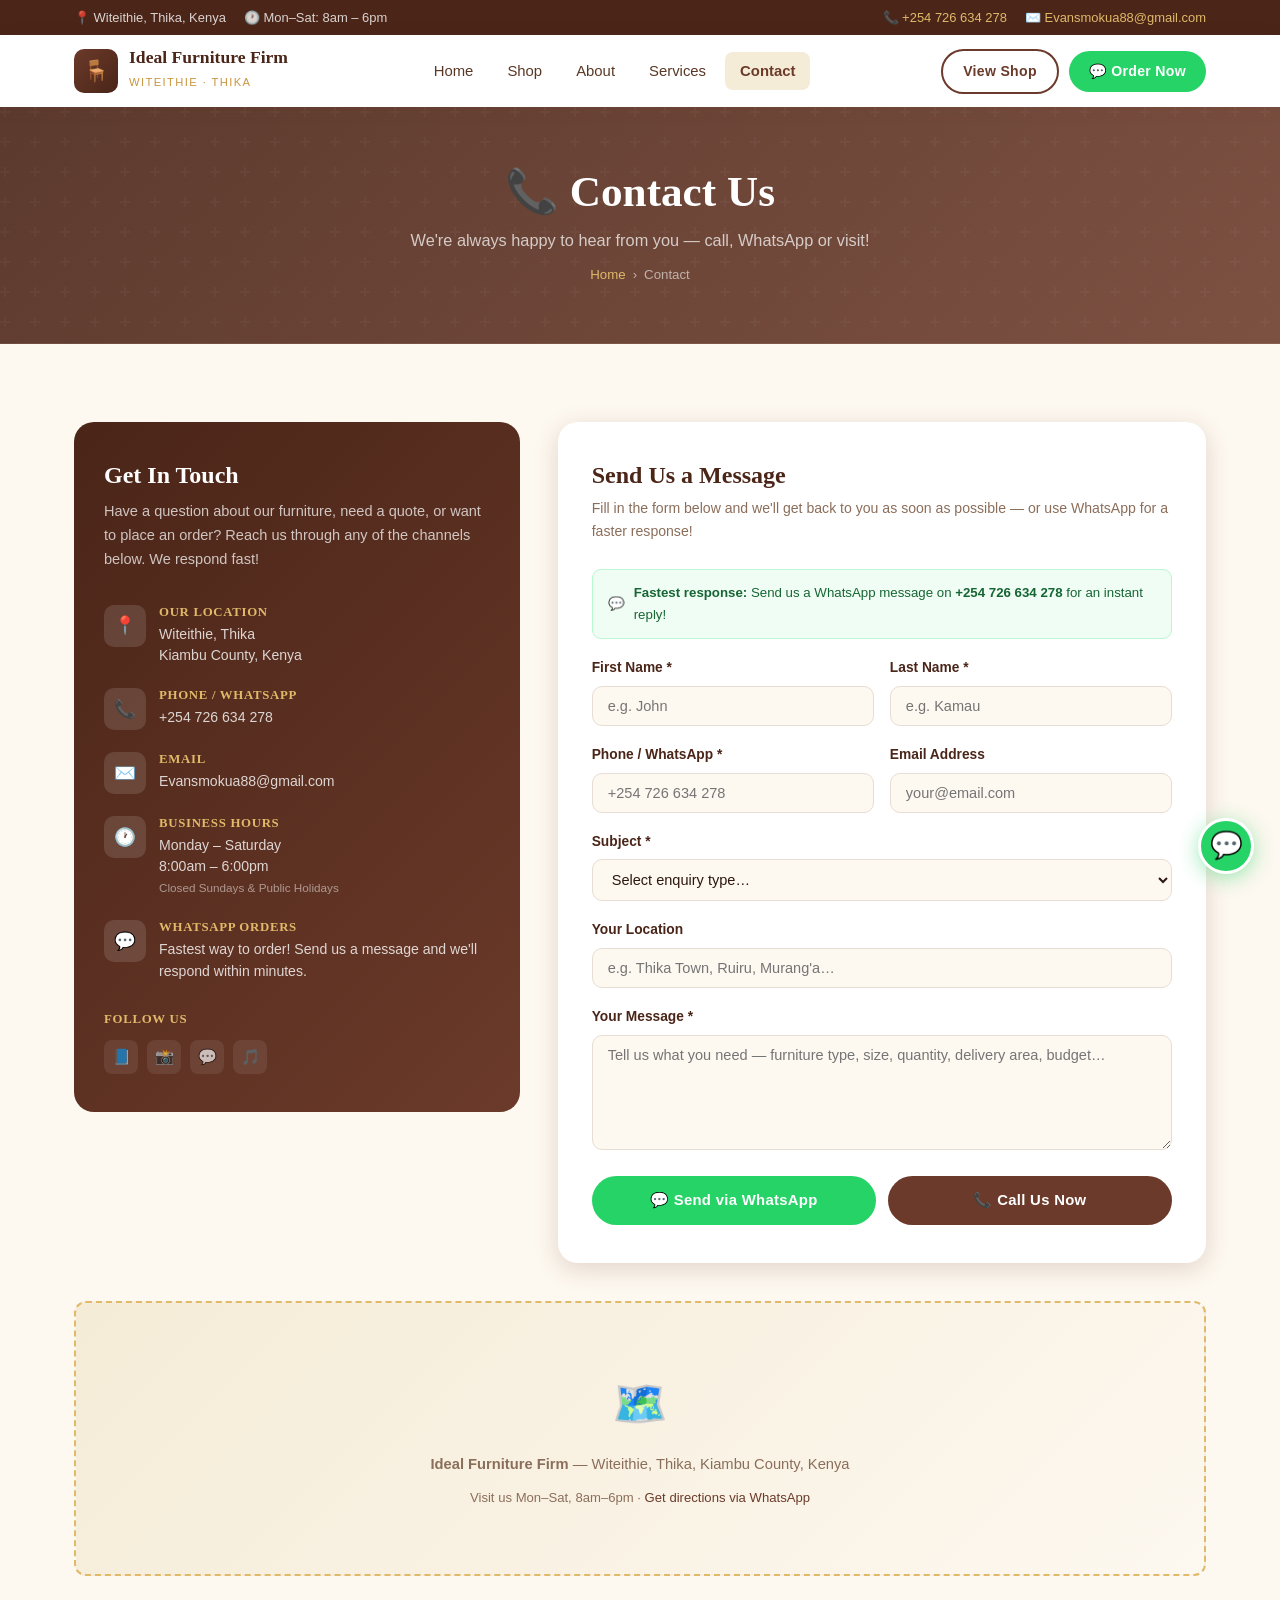
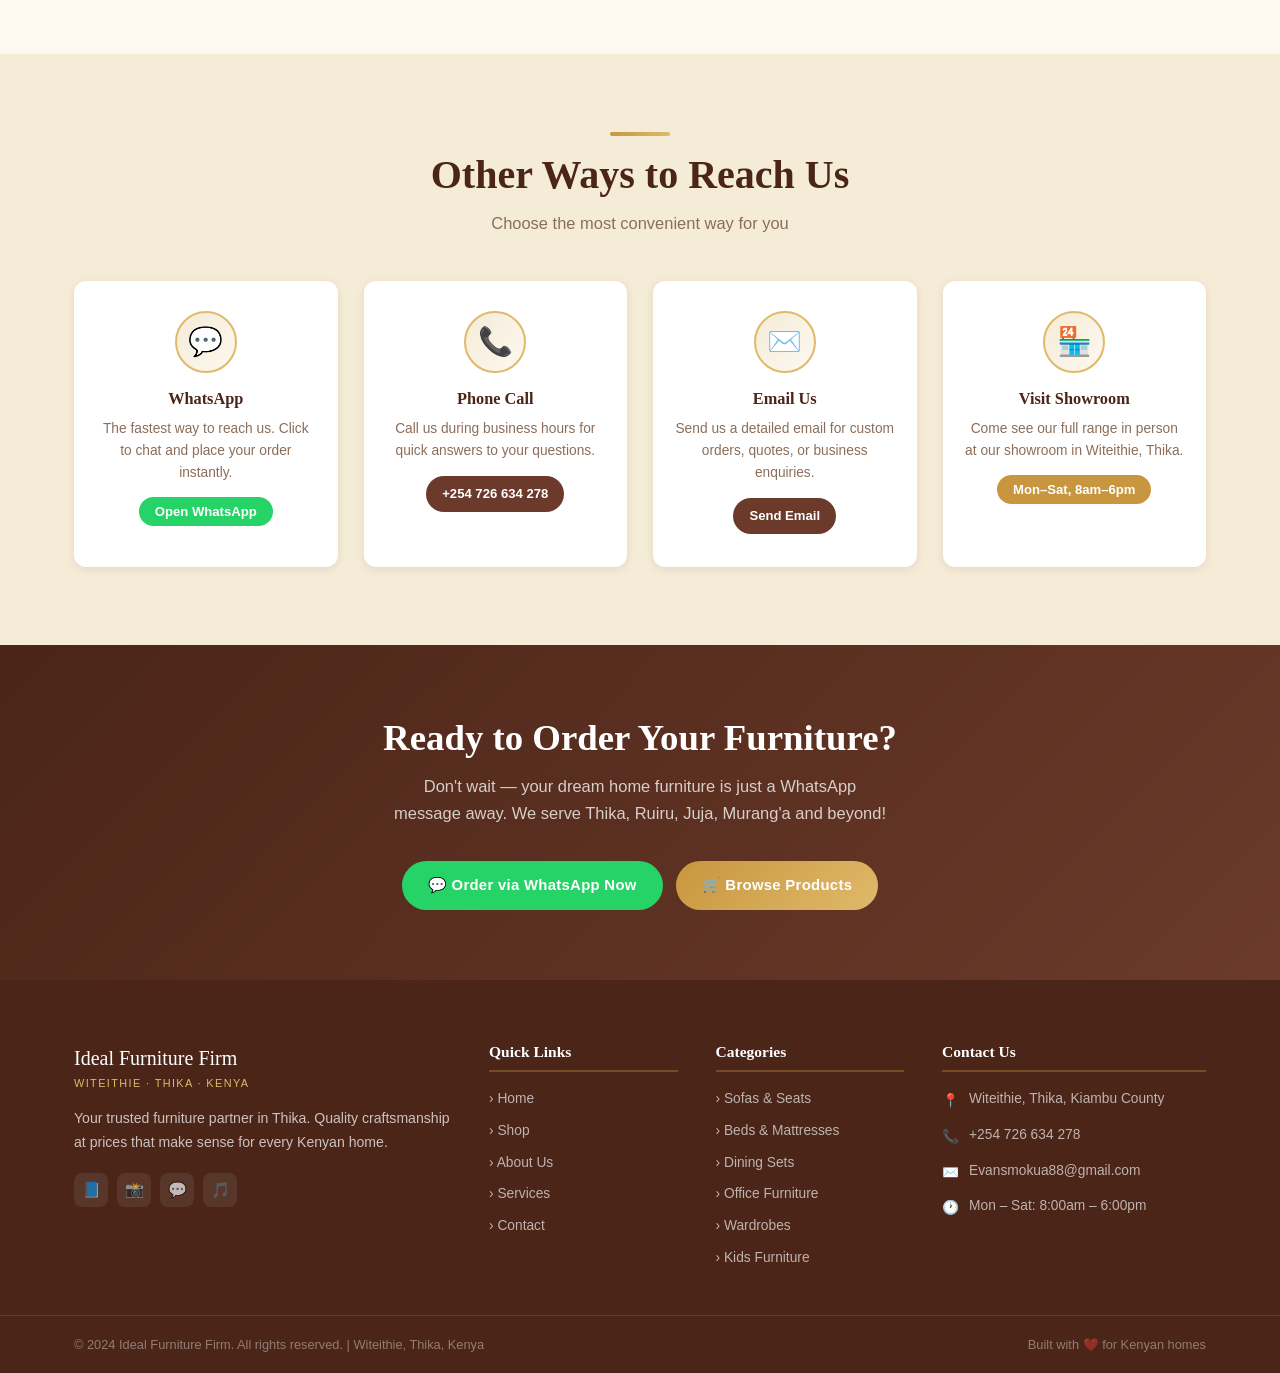
<file: contact.html>
﻿<!DOCTYPE html>
<html lang="en">
<head>
  <meta charset="UTF-8"/>
  <meta name="viewport" content="width=device-width, initial-scale=1.0"/>
  <meta name="description" content="Contact Ideal Furniture Firm in Witeithie, Thika, Kenya. Call, WhatsApp, email or visit our showroom. Mon–Sat 8am–6pm."/>
  <title>Contact Us – Ideal Furniture Firm | Witeithie, Thika</title>
  <link rel="stylesheet" href="style.css"/>
</head>
<body>

<!-- WhatsApp Float -->
<a href="https://wa.me/254726634278?text=Hello%2C%20I%20want%20to%20get%20in%20touch" class="wa-float" target="_blank" rel="noopener" aria-label="WhatsApp">
  <span class="wa-tip">Chat with us</span>💬
</a>

<!-- Mobile Nav -->
<div class="mob-nav" id="mobNav">
  <div class="mob-nav-bg" onclick="toggleNav()"></div>
  <div class="mob-nav-drawer">
    <button class="mob-close" onclick="toggleNav()">&#x2715;</button>
    <a href="index.html">🏠 Home</a>
    <a href="shop.html">🛒 Shop</a>
    <a href="about.html">ℹ️ About</a>
    <a href="services.html">🔧 Services</a>
    <a href="contact.html" class="active">📞 Contact</a>
    <div style="margin-top:16px;"><a href="https://wa.me/254726634278" class="btn btn-wa" style="width:100%;justify-content:center;" target="_blank">💬 WhatsApp Us</a></div>
  </div>
</div>

<!-- Top Bar -->
<div class="topbar">
  <div class="container">
    <div class="topbar-l">
      <span>📍 Witeithie, Thika, Kenya</span>
      <span>🕐 Mon–Sat: 8am – 6pm</span>
    </div>
    <div class="topbar-r">
      <span><a href="tel:+254726634278">📞 +254 726 634 278</a></span>
      <span><a href="mailto:Evansmokua88@gmail.com">✉️ Evansmokua88@gmail.com</a></span>
    </div>
  </div>
</div>

<!-- Navbar -->
<nav class="navbar">
  <div class="container">
    <a href="index.html" class="logo">
      <div class="logo-icon">🪑</div>
      <div class="logo-text">
        <span class="lt1">Ideal Furniture Firm</span>
        <span class="lt2">Witeithie · Thika</span>
      </div>
    </a>
    <div class="nav-links">
      <a href="index.html">Home</a>
      <a href="shop.html">Shop</a>
      <a href="about.html">About</a>
      <a href="services.html">Services</a>
      <a href="contact.html" class="active">Contact</a>
    </div>
    <div class="nav-actions">
      <a href="shop.html" class="btn btn-outline" style="padding:9px 20px;font-size:.88rem;">View Shop</a>
      <a href="https://wa.me/254726634278" class="btn btn-wa" style="padding:9px 20px;font-size:.88rem;" target="_blank">💬 Order Now</a>
      <button class="hamburger" onclick="toggleNav()" aria-label="Menu"><span></span><span></span><span></span></button>
    </div>
  </div>
</nav>

<!-- Page Banner -->
<div class="page-banner" style="background-image:linear-gradient(135deg,rgba(74,37,24,0.90),rgba(107,58,42,0.88)),url('https://images.pexels.com/photos/1571460/pexels-photo-1571460.jpeg?auto=compress&cs=tinysrgb&w=1200');background-size:cover;background-position:center;">
  <div class="container">
    <h1>📞 Contact Us</h1>
    <p>We're always happy to hear from you — call, WhatsApp or visit!</p>
    <div class="breadcrumb"><a href="index.html">Home</a><span>›</span><span>Contact</span></div>
  </div>
</div>

<!-- Contact Content -->
<section class="section">
  <div class="container">
    <div class="contact-layout">

      <!-- Info Card -->
      <div class="cinfo">
        <h2>Get In Touch</h2>
        <p>Have a question about our furniture, need a quote, or want to place an order? Reach us through any of the channels below. We respond fast!</p>

        <div class="cdetail">
          <div class="cdetail-icon">📍</div>
          <div>
            <h4>Our Location</h4>
            <p>Witeithie, Thika<br>Kiambu County, Kenya</p>
          </div>
        </div>

        <div class="cdetail">
          <div class="cdetail-icon">📞</div>
          <div>
            <h4>Phone / WhatsApp</h4>
            <p><a href="tel:+254726634278" style="color:rgba(255,255,255,.8);">+254 726 634 278</a></p>
          </div>
        </div>

        <div class="cdetail">
          <div class="cdetail-icon">✉️</div>
          <div>
            <h4>Email</h4>
            <p><a href="mailto:Evansmokua88@gmail.com" style="color:rgba(255,255,255,.8);">Evansmokua88@gmail.com</a></p>
          </div>
        </div>

        <div class="cdetail">
          <div class="cdetail-icon">🕐</div>
          <div>
            <h4>Business Hours</h4>
            <p>Monday – Saturday<br>8:00am – 6:00pm<br><small style="color:rgba(255,255,255,.5);">Closed Sundays &amp; Public Holidays</small></p>
          </div>
        </div>

        <div class="cdetail">
          <div class="cdetail-icon">💬</div>
          <div>
            <h4>WhatsApp Orders</h4>
            <p>Fastest way to order! Send us a message and we'll respond within minutes.</p>
          </div>
        </div>

        <div class="cinfo-socials">
          <h4>Follow Us</h4>
          <div class="csoc-row">
            <a href="#" class="sl" aria-label="Facebook">📘</a>
            <a href="#" class="sl" aria-label="Instagram">📸</a>
            <a href="https://wa.me/254726634278" class="sl" aria-label="WhatsApp" target="_blank">💬</a>
            <a href="#" class="sl" aria-label="TikTok">🎵</a>
          </div>
        </div>
      </div>

      <!-- Contact Form -->
      <div class="cform-wrap">
        <h2>Send Us a Message</h2>
        <p>Fill in the form below and we'll get back to you as soon as possible — or use WhatsApp for a faster response!</p>

        <div class="wa-note">
          💬 <span><strong>Fastest response:</strong> Send us a WhatsApp message on <a href="https://wa.me/254726634278" target="_blank" style="color:#166534;font-weight:600;">+254 726 634 278</a> for an instant reply!</span>
        </div>

        <form action="https://wa.me/254726634278" method="get" target="_blank" onsubmit="sendToWhatsApp(event)">
          <div class="form-row">
            <div class="fg">
              <label for="fname">First Name *</label>
              <input type="text" id="fname" name="fname" placeholder="e.g. John" required/>
            </div>
            <div class="fg">
              <label for="lname">Last Name *</label>
              <input type="text" id="lname" name="lname" placeholder="e.g. Kamau" required/>
            </div>
          </div>

          <div class="form-row">
            <div class="fg">
              <label for="phone">Phone / WhatsApp *</label>
              <input type="tel" id="phone" name="phone" placeholder="+254 726 634 278" required/>
            </div>
            <div class="fg">
              <label for="email">Email Address</label>
              <input type="email" id="email" name="email" placeholder="your@email.com"/>
            </div>
          </div>

          <div class="fg">
            <label for="subject">Subject *</label>
            <select id="subject" name="subject" required>
              <option value="" disabled selected>Select enquiry type…</option>
              <option>Product Enquiry</option>
              <option>Place an Order</option>
              <option>Custom Furniture Request</option>
              <option>Delivery Enquiry</option>
              <option>Furniture Repair</option>
              <option>Office Fit-Out</option>
              <option>Price Quote</option>
              <option>Other</option>
            </select>
          </div>

          <div class="fg">
            <label for="location">Your Location</label>
            <input type="text" id="location" name="location" placeholder="e.g. Thika Town, Ruiru, Murang'a…"/>
          </div>

          <div class="fg">
            <label for="message">Your Message *</label>
            <textarea id="message" name="message" placeholder="Tell us what you need — furniture type, size, quantity, delivery area, budget…" required></textarea>
          </div>

          <div style="display:flex;gap:12px;flex-wrap:wrap;">
            <button type="submit" class="btn btn-wa" style="flex:1;justify-content:center;min-width:200px;">
              💬 Send via WhatsApp
            </button>
            <a href="tel:+254726634278" class="btn btn-primary" style="flex:1;justify-content:center;min-width:160px;">
              📞 Call Us Now
            </a>
          </div>
        </form>
      </div>

    </div>

    <!-- Map Placeholder -->
    <div class="map-box">
      <div>🗺️</div>
      <p><strong>Ideal Furniture Firm</strong> — Witeithie, Thika, Kiambu County, Kenya</p>
      <p style="font-size:.82rem;color:var(--text-lt);">Visit us Mon–Sat, 8am–6pm · <a href="https://wa.me/254726634278?text=I%20need%20directions%20to%20your%20shop" target="_blank" style="color:var(--brown);">Get directions via WhatsApp</a></p>
    </div>

  </div>
</section>

<!-- Quick Contact Boxes -->
<section class="section section-alt">
  <div class="container">
    <div class="divider"></div>
    <h2 class="sec-title">Other Ways to Reach Us</h2>
    <p class="sec-sub">Choose the most convenient way for you</p>
    <div class="features-grid">
      <div class="fcard" style="cursor:pointer;" onclick="window.open('https://wa.me/254726634278','_blank')">
        <div class="fcard-icon">💬</div>
        <h3>WhatsApp</h3>
        <p>The fastest way to reach us. Click to chat and place your order instantly.</p>
        <div style="margin-top:14px;"><span style="background:var(--green);color:#fff;padding:7px 16px;border-radius:50px;font-size:.82rem;font-weight:600;">Open WhatsApp</span></div>
      </div>
      <div class="fcard">
        <div class="fcard-icon">📞</div>
        <h3>Phone Call</h3>
        <p>Call us during business hours for quick answers to your questions.</p>
        <div style="margin-top:14px;"><a href="tel:+254726634278" style="background:var(--brown);color:#fff;padding:7px 16px;border-radius:50px;font-size:.82rem;font-weight:600;display:inline-block;">+254 726 634 278</a></div>
      </div>
      <div class="fcard">
        <div class="fcard-icon">✉️</div>
        <h3>Email Us</h3>
        <p>Send us a detailed email for custom orders, quotes, or business enquiries.</p>
        <div style="margin-top:14px;"><a href="mailto:Evansmokua88@gmail.com" style="background:var(--brown);color:#fff;padding:7px 16px;border-radius:50px;font-size:.82rem;font-weight:600;display:inline-block;">Send Email</a></div>
      </div>
      <div class="fcard">
        <div class="fcard-icon">🏪</div>
        <h3>Visit Showroom</h3>
        <p>Come see our full range in person at our showroom in Witeithie, Thika.</p>
        <div style="margin-top:14px;"><span style="background:var(--gold);color:#fff;padding:7px 16px;border-radius:50px;font-size:.82rem;font-weight:600;">Mon–Sat, 8am–6pm</span></div>
      </div>
    </div>
  </div>
</section>

<!-- CTA -->
<section class="cta-banner">
  <div class="container">
    <h2>Ready to Order Your Furniture?</h2>
    <p>Don't wait — your dream home furniture is just a WhatsApp message away. We serve Thika, Ruiru, Juja, Murang'a and beyond!</p>
    <div class="cta-btns">
      <a href="https://wa.me/254726634278?text=Hello%2C%20I%20want%20to%20order%20furniture" class="btn btn-wa" target="_blank">💬 Order via WhatsApp Now</a>
      <a href="shop.html" class="btn btn-gold">🛒 Browse Products</a>
    </div>
  </div>
</section>

<!-- Footer -->
<footer class="footer">
  <div class="container">
    <div class="footer-grid">
      <div class="fbrand">
        <div class="lt1">Ideal Furniture Firm</div>
        <div class="lt2">Witeithie · Thika · Kenya</div>
        <p>Your trusted furniture partner in Thika. Quality craftsmanship at prices that make sense for every Kenyan home.</p>
        <div class="socials">
          <a href="#" class="sl">📘</a><a href="#" class="sl">📸</a>
          <a href="https://wa.me/254726634278" class="sl" target="_blank">💬</a><a href="#" class="sl">🎵</a>
        </div>
      </div>
      <div class="fcol">
        <h4>Quick Links</h4>
        <ul>
          <li><a href="index.html">› Home</a></li><li><a href="shop.html">› Shop</a></li>
          <li><a href="about.html">› About Us</a></li><li><a href="services.html">› Services</a></li>
          <li><a href="contact.html">› Contact</a></li>
        </ul>
      </div>
      <div class="fcol">
        <h4>Categories</h4>
        <ul>
          <li><a href="shop.html">› Sofas &amp; Seats</a></li><li><a href="shop.html">› Beds &amp; Mattresses</a></li>
          <li><a href="shop.html">› Dining Sets</a></li><li><a href="shop.html">› Office Furniture</a></li>
          <li><a href="shop.html">› Wardrobes</a></li><li><a href="shop.html">› Kids Furniture</a></li>
        </ul>
      </div>
      <div class="fcol">
        <h4>Contact Us</h4>
        <div class="fcontact-item"><span class="fcontact-icon">📍</span><span>Witeithie, Thika, Kiambu County</span></div>
        <div class="fcontact-item"><span class="fcontact-icon">📞</span><span><a href="tel:+254726634278" style="color:rgba(255,255,255,.65);">+254 726 634 278</a></span></div>
        <div class="fcontact-item"><span class="fcontact-icon">✉️</span><span><a href="mailto:Evansmokua88@gmail.com" style="color:rgba(255,255,255,.65);">Evansmokua88@gmail.com</a></span></div>
        <div class="fcontact-item"><span class="fcontact-icon">🕐</span><span>Mon – Sat: 8:00am – 6:00pm</span></div>
      </div>
    </div>
  </div>
  <div class="footer-bot">
    <div class="container">
      <p>© 2024 Ideal Furniture Firm. All rights reserved. | Witeithie, Thika, Kenya</p>
      <p>Built with ❤️ for Kenyan homes</p>
    </div>
  </div>
</footer>

<script>
  function toggleNav(){
    document.getElementById('mobNav').classList.toggle('open');
    document.body.style.overflow = document.getElementById('mobNav').classList.contains('open') ? 'hidden' : '';
  }

  function sendToWhatsApp(e){
    e.preventDefault();
    const fname    = document.getElementById('fname').value;
    const lname    = document.getElementById('lname').value;
    const phone    = document.getElementById('phone').value;
    const subject  = document.getElementById('subject').value;
    const location = document.getElementById('location').value;
    const message  = document.getElementById('message').value;
    const text = `Hello Ideal Furniture Firm!%0A%0A*Name:* ${fname} ${lname}%0A*Phone:* ${phone}%0A*Subject:* ${subject}%0A*Location:* ${location || 'Not specified'}%0A%0A*Message:*%0A${message}`;
    window.open(`https://wa.me/254726634278?text=${encodeURIComponent(fname+' '+lname+' - '+subject+': '+message)}`, '_blank');
  }
</script>
</body>
</html>
</file>
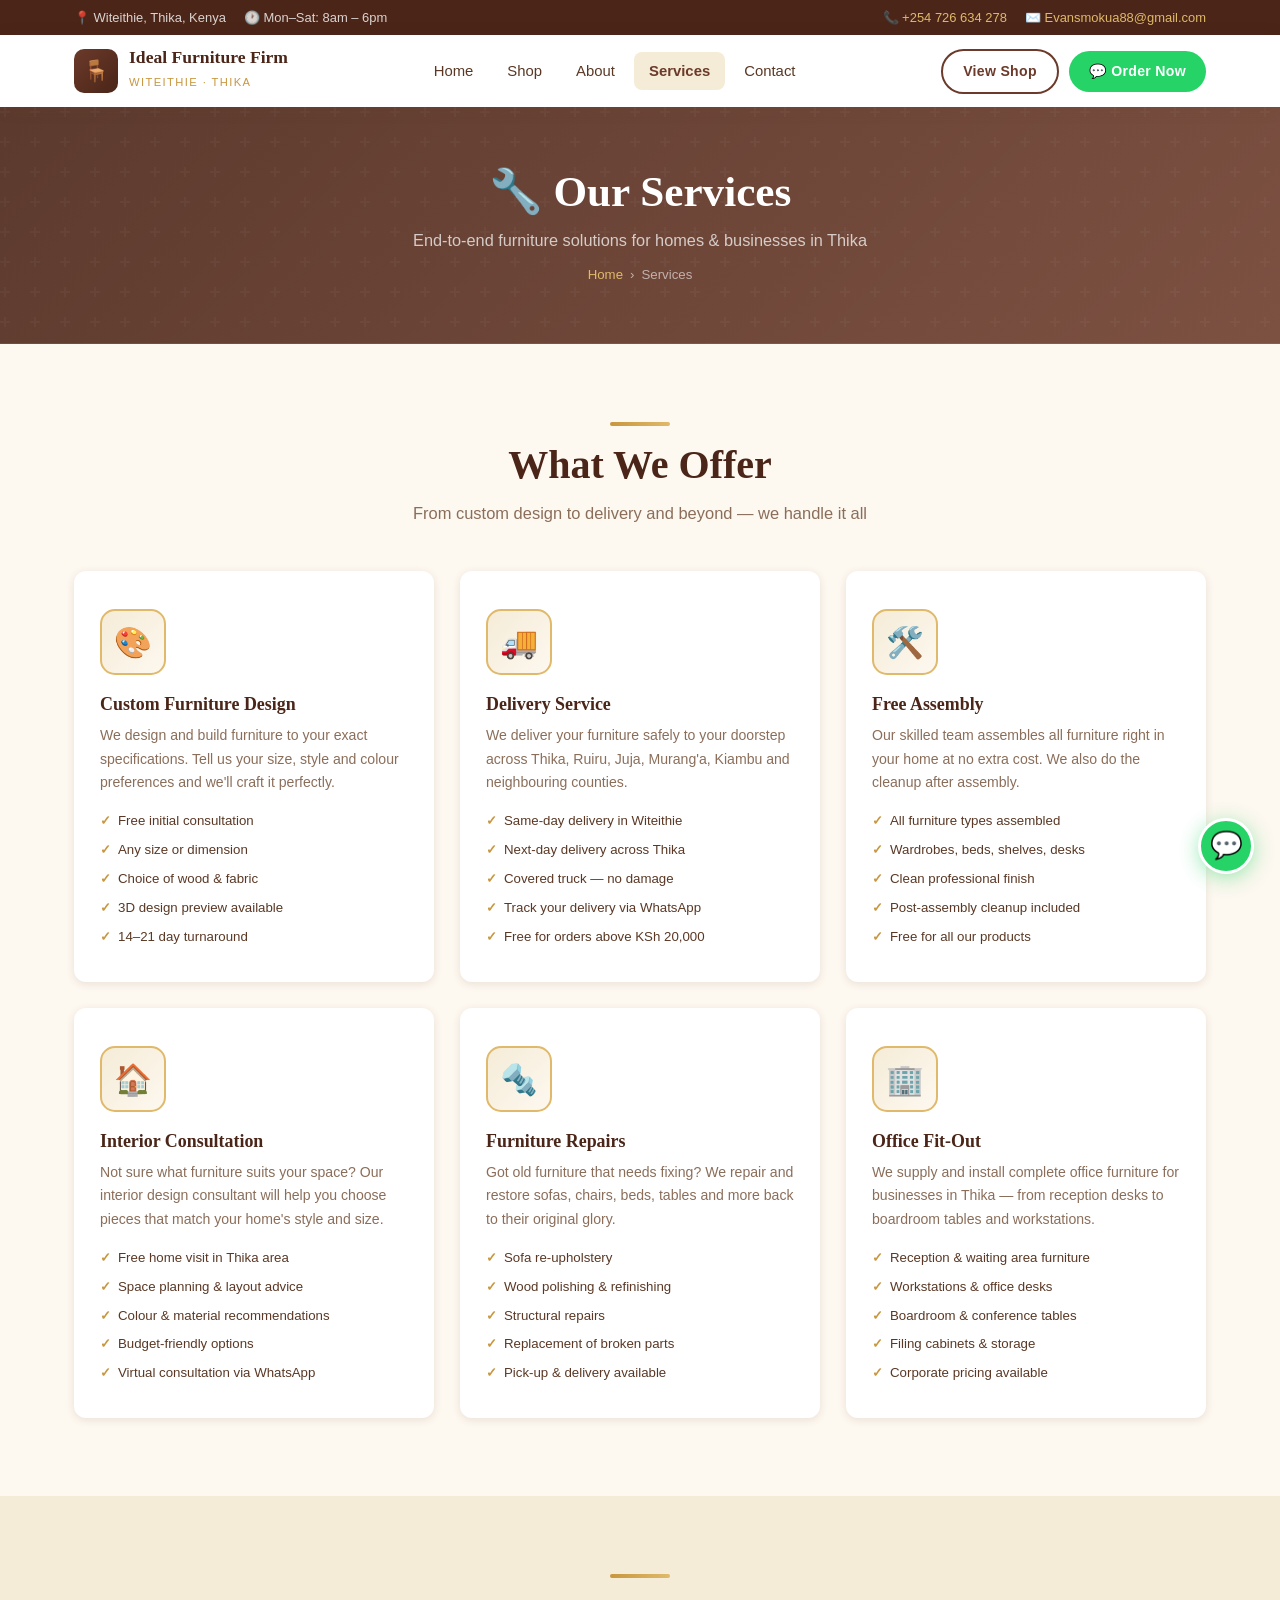
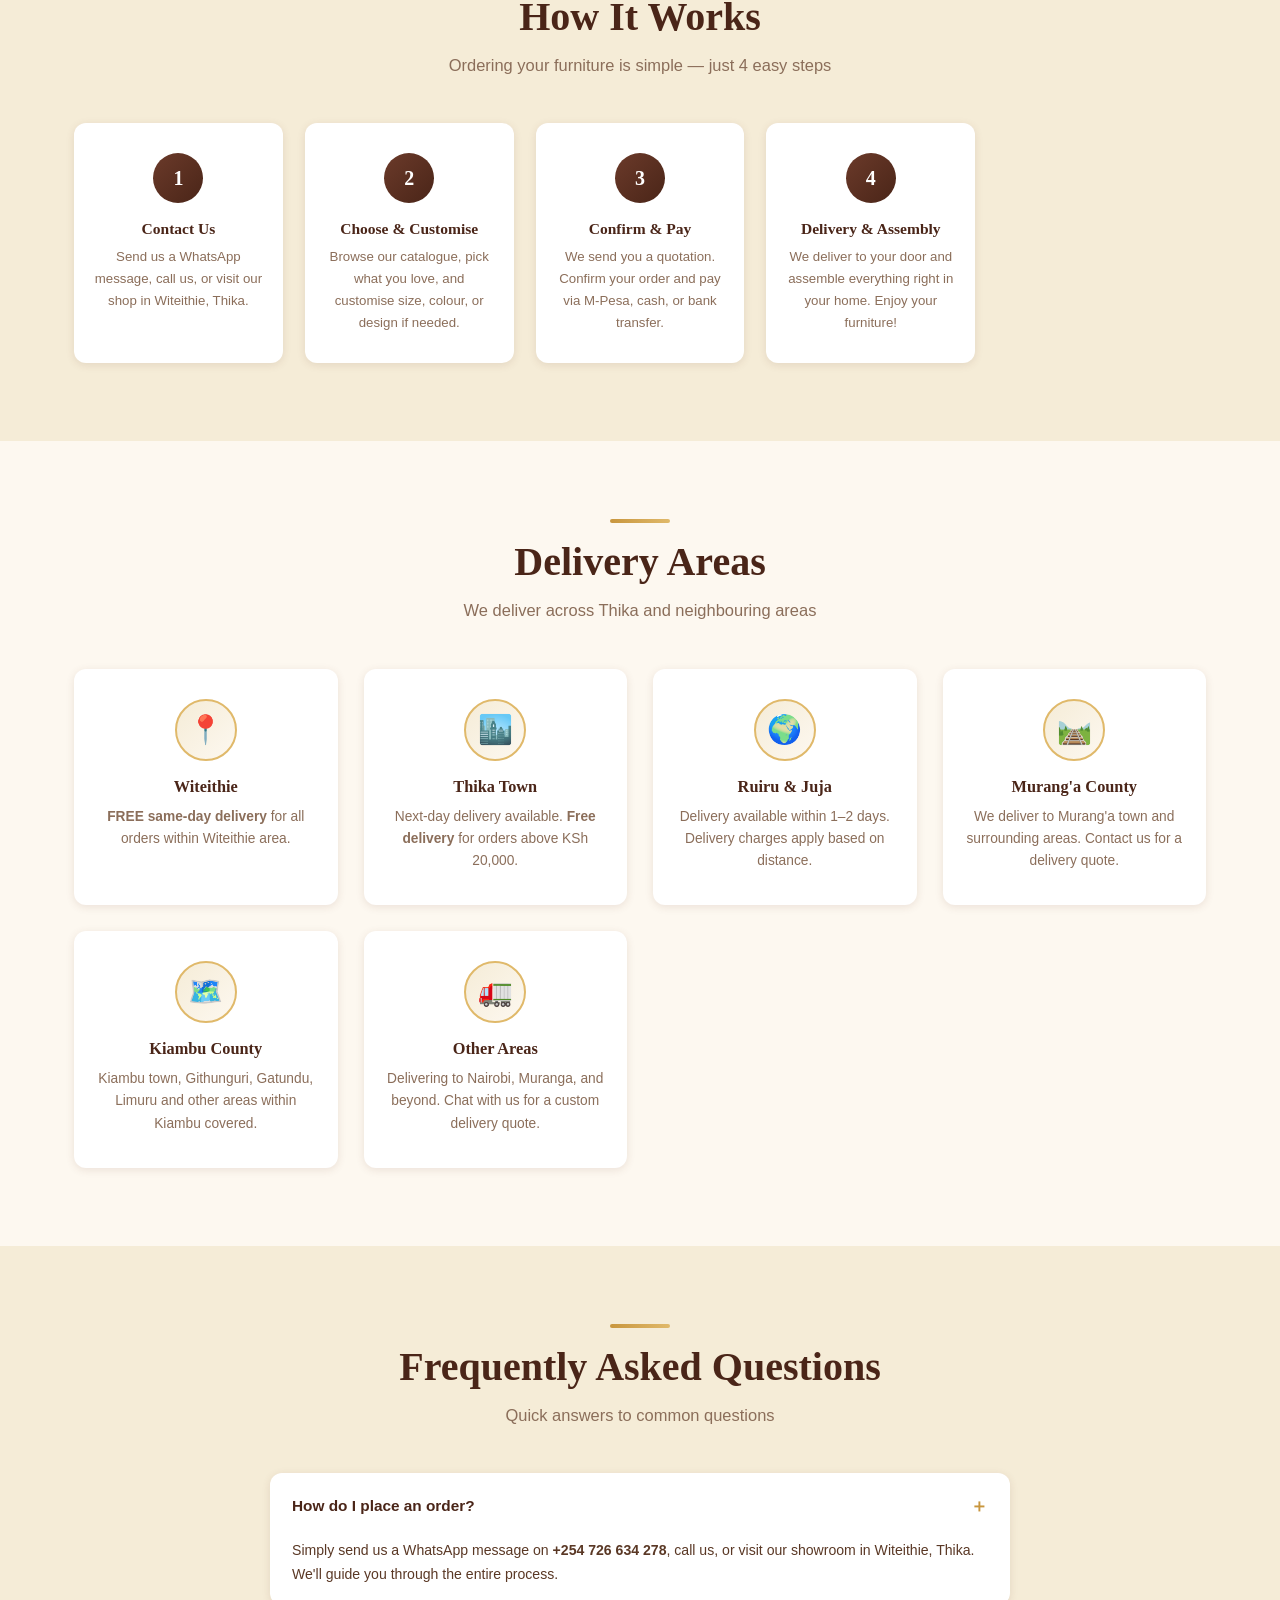
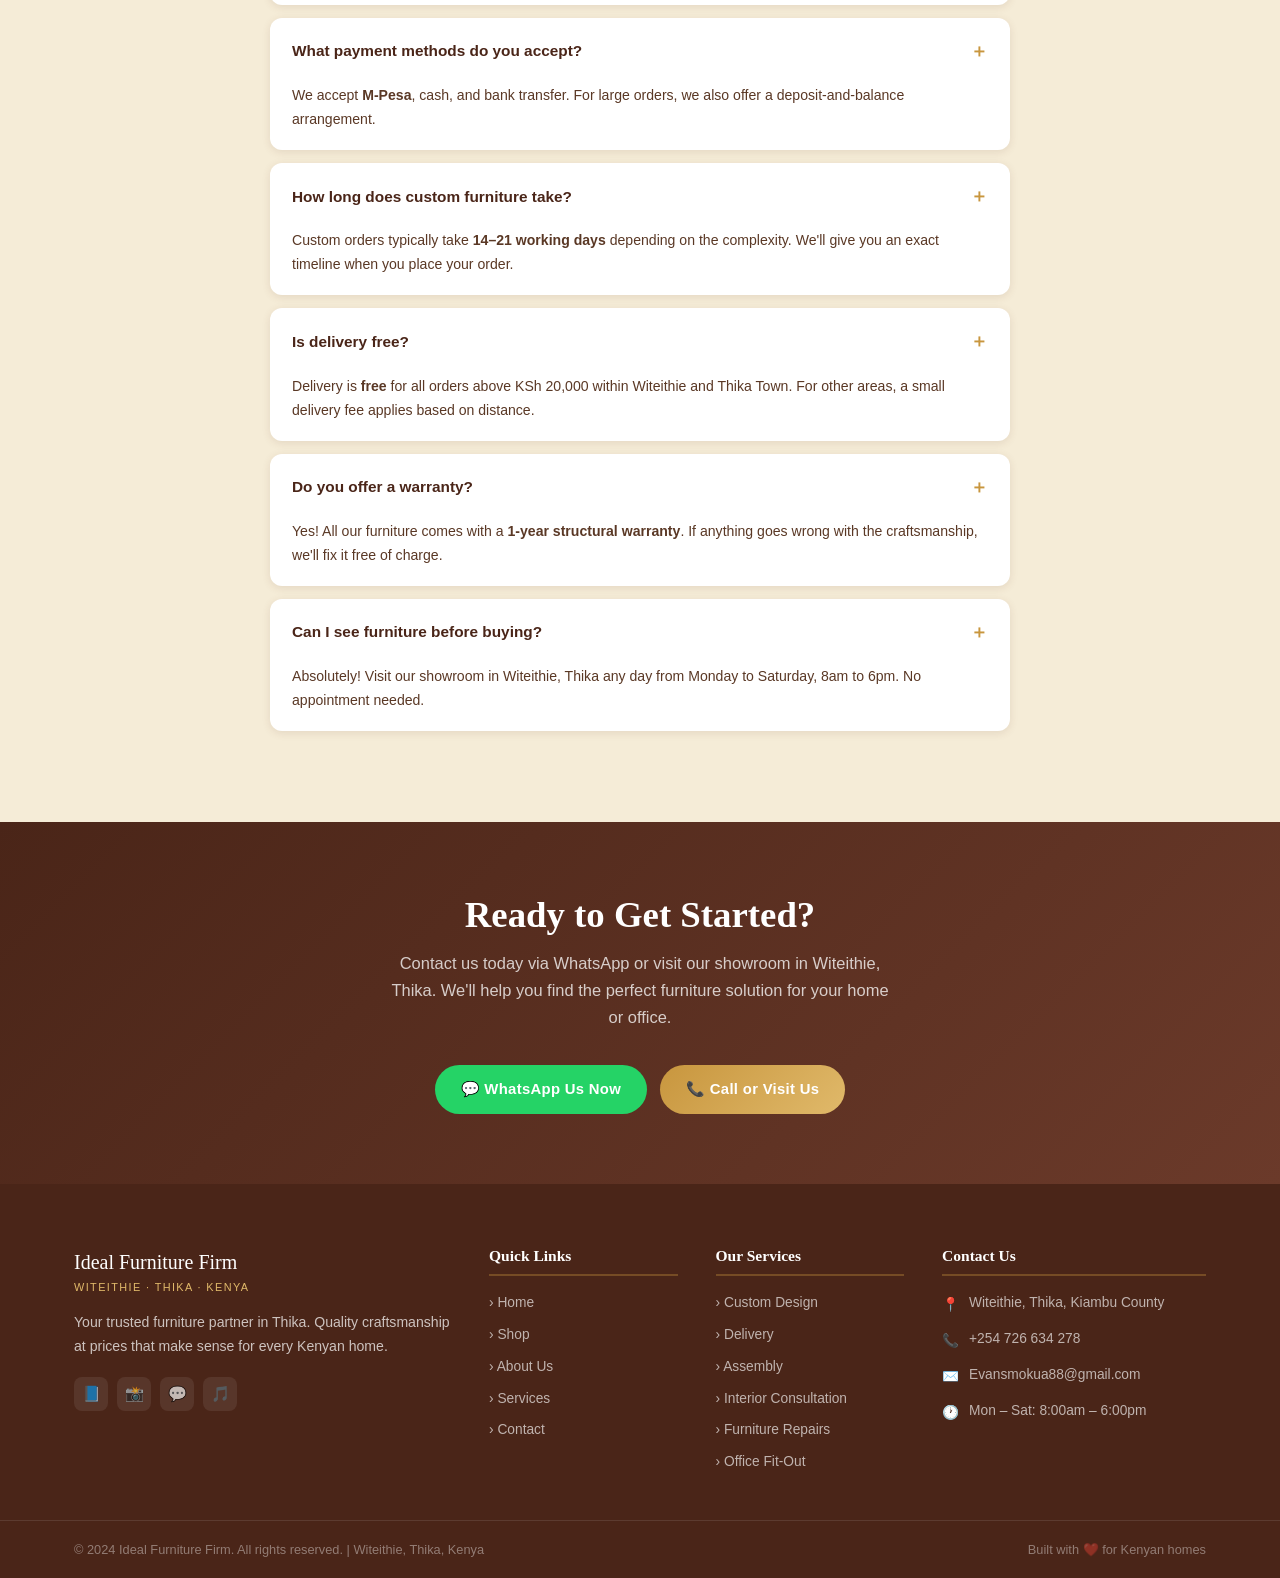
<file: services.html>
﻿<!DOCTYPE html>
<html lang="en">
<head>
  <meta charset="UTF-8"/>
  <meta name="viewport" content="width=device-width, initial-scale=1.0"/>
  <meta name="description" content="Ideal Furniture Firm services – custom furniture, delivery, assembly, interior consultation, repairs and office fit-outs in Thika, Kenya."/>
  <title>Services – Ideal Furniture Firm | Witeithie, Thika</title>
  <link rel="stylesheet" href="style.css"/>
</head>
<body>

<!-- WhatsApp Float -->
<a href="https://wa.me/254726634278?text=Hello%2C%20I%20am%20interested%20in%20your%20services" class="wa-float" target="_blank" rel="noopener" aria-label="WhatsApp">
  <span class="wa-tip">Ask about services</span>💬
</a>

<!-- Mobile Nav -->
<div class="mob-nav" id="mobNav">
  <div class="mob-nav-bg" onclick="toggleNav()"></div>
  <div class="mob-nav-drawer">
    <button class="mob-close" onclick="toggleNav()">&#x2715;</button>
    <a href="index.html">🏠 Home</a>
    <a href="shop.html">🛒 Shop</a>
    <a href="about.html">ℹ️ About</a>
    <a href="services.html" class="active">🔧 Services</a>
    <a href="contact.html">📞 Contact</a>
    <div style="margin-top:16px;"><a href="https://wa.me/254726634278" class="btn btn-wa" style="width:100%;justify-content:center;" target="_blank">💬 WhatsApp Us</a></div>
  </div>
</div>

<!-- Top Bar -->
<div class="topbar">
  <div class="container">
    <div class="topbar-l">
      <span>📍 Witeithie, Thika, Kenya</span>
      <span>🕐 Mon–Sat: 8am – 6pm</span>
    </div>
    <div class="topbar-r">
      <span><a href="tel:+254726634278">📞 +254 726 634 278</a></span>
      <span><a href="mailto:Evansmokua88@gmail.com">✉️ Evansmokua88@gmail.com</a></span>
    </div>
  </div>
</div>

<!-- Navbar -->
<nav class="navbar">
  <div class="container">
    <a href="index.html" class="logo">
      <div class="logo-icon">🪑</div>
      <div class="logo-text">
        <span class="lt1">Ideal Furniture Firm</span>
        <span class="lt2">Witeithie · Thika</span>
      </div>
    </a>
    <div class="nav-links">
      <a href="index.html">Home</a>
      <a href="shop.html">Shop</a>
      <a href="about.html">About</a>
      <a href="services.html" class="active">Services</a>
      <a href="contact.html">Contact</a>
    </div>
    <div class="nav-actions">
      <a href="shop.html" class="btn btn-outline" style="padding:9px 20px;font-size:.88rem;">View Shop</a>
      <a href="https://wa.me/254726634278" class="btn btn-wa" style="padding:9px 20px;font-size:.88rem;" target="_blank">💬 Order Now</a>
      <button class="hamburger" onclick="toggleNav()" aria-label="Menu"><span></span><span></span><span></span></button>
    </div>
  </div>
</nav>

<!-- Page Banner -->
<div class="page-banner" style="background-image:linear-gradient(135deg,rgba(74,37,24,0.90),rgba(107,58,42,0.88)),url('https://images.pexels.com/photos/2062431/pexels-photo-2062431.jpeg?auto=compress&cs=tinysrgb&w=1200');background-size:cover;background-position:center;">
  <div class="container">
    <h1>🔧 Our Services</h1>
    <p>End-to-end furniture solutions for homes &amp; businesses in Thika</p>
    <div class="breadcrumb"><a href="index.html">Home</a><span>›</span><span>Services</span></div>
  </div>
</div>

<!-- Services Grid -->
<section class="section">
  <div class="container">
    <div class="divider"></div>
    <h2 class="sec-title">What We Offer</h2>
    <p class="sec-sub">From custom design to delivery and beyond — we handle it all</p>
    <div class="services-grid">

      <div class="svc-card">
        <div class="svc-icon">🎨</div>
        <h3>Custom Furniture Design</h3>
        <p>We design and build furniture to your exact specifications. Tell us your size, style and colour preferences and we'll craft it perfectly.</p>
        <div class="svc-feats">
          <div class="svc-feat">Free initial consultation</div>
          <div class="svc-feat">Any size or dimension</div>
          <div class="svc-feat">Choice of wood &amp; fabric</div>
          <div class="svc-feat">3D design preview available</div>
          <div class="svc-feat">14–21 day turnaround</div>
        </div>
      </div>

      <div class="svc-card">
        <div class="svc-icon">🚚</div>
        <h3>Delivery Service</h3>
        <p>We deliver your furniture safely to your doorstep across Thika, Ruiru, Juja, Murang'a, Kiambu and neighbouring counties.</p>
        <div class="svc-feats">
          <div class="svc-feat">Same-day delivery in Witeithie</div>
          <div class="svc-feat">Next-day delivery across Thika</div>
          <div class="svc-feat">Covered truck — no damage</div>
          <div class="svc-feat">Track your delivery via WhatsApp</div>
          <div class="svc-feat">Free for orders above KSh 20,000</div>
        </div>
      </div>

      <div class="svc-card">
        <div class="svc-icon">🛠️</div>
        <h3>Free Assembly</h3>
        <p>Our skilled team assembles all furniture right in your home at no extra cost. We also do the cleanup after assembly.</p>
        <div class="svc-feats">
          <div class="svc-feat">All furniture types assembled</div>
          <div class="svc-feat">Wardrobes, beds, shelves, desks</div>
          <div class="svc-feat">Clean professional finish</div>
          <div class="svc-feat">Post-assembly cleanup included</div>
          <div class="svc-feat">Free for all our products</div>
        </div>
      </div>

      <div class="svc-card">
        <div class="svc-icon">🏠</div>
        <h3>Interior Consultation</h3>
        <p>Not sure what furniture suits your space? Our interior design consultant will help you choose pieces that match your home's style and size.</p>
        <div class="svc-feats">
          <div class="svc-feat">Free home visit in Thika area</div>
          <div class="svc-feat">Space planning &amp; layout advice</div>
          <div class="svc-feat">Colour &amp; material recommendations</div>
          <div class="svc-feat">Budget-friendly options</div>
          <div class="svc-feat">Virtual consultation via WhatsApp</div>
        </div>
      </div>

      <div class="svc-card">
        <div class="svc-icon">🔩</div>
        <h3>Furniture Repairs</h3>
        <p>Got old furniture that needs fixing? We repair and restore sofas, chairs, beds, tables and more back to their original glory.</p>
        <div class="svc-feats">
          <div class="svc-feat">Sofa re-upholstery</div>
          <div class="svc-feat">Wood polishing &amp; refinishing</div>
          <div class="svc-feat">Structural repairs</div>
          <div class="svc-feat">Replacement of broken parts</div>
          <div class="svc-feat">Pick-up &amp; delivery available</div>
        </div>
      </div>

      <div class="svc-card">
        <div class="svc-icon">🏢</div>
        <h3>Office Fit-Out</h3>
        <p>We supply and install complete office furniture for businesses in Thika — from reception desks to boardroom tables and workstations.</p>
        <div class="svc-feats">
          <div class="svc-feat">Reception &amp; waiting area furniture</div>
          <div class="svc-feat">Workstations &amp; office desks</div>
          <div class="svc-feat">Boardroom &amp; conference tables</div>
          <div class="svc-feat">Filing cabinets &amp; storage</div>
          <div class="svc-feat">Corporate pricing available</div>
        </div>
      </div>

    </div>
  </div>
</section>

<!-- How It Works -->
<section class="section section-alt">
  <div class="container">
    <div class="divider"></div>
    <h2 class="sec-title">How It Works</h2>
    <p class="sec-sub">Ordering your furniture is simple — just 4 easy steps</p>
    <div class="process-steps">
      <div class="pstep">
        <div class="step-no">1</div>
        <h3>Contact Us</h3>
        <p>Send us a WhatsApp message, call us, or visit our shop in Witeithie, Thika.</p>
      </div>
      <div class="pstep">
        <div class="step-no">2</div>
        <h3>Choose &amp; Customise</h3>
        <p>Browse our catalogue, pick what you love, and customise size, colour, or design if needed.</p>
      </div>
      <div class="pstep">
        <div class="step-no">3</div>
        <h3>Confirm &amp; Pay</h3>
        <p>We send you a quotation. Confirm your order and pay via M-Pesa, cash, or bank transfer.</p>
      </div>
      <div class="pstep">
        <div class="step-no">4</div>
        <h3>Delivery &amp; Assembly</h3>
        <p>We deliver to your door and assemble everything right in your home. Enjoy your furniture!</p>
      </div>
    </div>
  </div>
</section>

<!-- Delivery Areas -->
<section class="section">
  <div class="container">
    <div class="divider"></div>
    <h2 class="sec-title">Delivery Areas</h2>
    <p class="sec-sub">We deliver across Thika and neighbouring areas</p>
    <div class="features-grid">
      <div class="fcard">
        <div class="fcard-icon">📍</div>
        <h3>Witeithie</h3>
        <p><strong>FREE same-day delivery</strong> for all orders within Witeithie area.</p>
      </div>
      <div class="fcard">
        <div class="fcard-icon">🏙️</div>
        <h3>Thika Town</h3>
        <p>Next-day delivery available. <strong>Free delivery</strong> for orders above KSh 20,000.</p>
      </div>
      <div class="fcard">
        <div class="fcard-icon">🌍</div>
        <h3>Ruiru &amp; Juja</h3>
        <p>Delivery available within 1–2 days. Delivery charges apply based on distance.</p>
      </div>
      <div class="fcard">
        <div class="fcard-icon">🛤️</div>
        <h3>Murang'a County</h3>
        <p>We deliver to Murang'a town and surrounding areas. Contact us for a delivery quote.</p>
      </div>
      <div class="fcard">
        <div class="fcard-icon">🗺️</div>
        <h3>Kiambu County</h3>
        <p>Kiambu town, Githunguri, Gatundu, Limuru and other areas within Kiambu covered.</p>
      </div>
      <div class="fcard">
        <div class="fcard-icon">🚛</div>
        <h3>Other Areas</h3>
        <p>Delivering to Nairobi, Muranga, and beyond. Chat with us for a custom delivery quote.</p>
      </div>
    </div>
  </div>
</section>

<!-- FAQ -->
<section class="section section-alt">
  <div class="container">
    <div class="divider"></div>
    <h2 class="sec-title">Frequently Asked Questions</h2>
    <p class="sec-sub">Quick answers to common questions</p>
    <div class="faq-list">
      <div class="faq-item">
        <div class="faq-q">How do I place an order?</div>
        <div class="faq-a">Simply send us a WhatsApp message on <strong>+254 726 634 278</strong>, call us, or visit our showroom in Witeithie, Thika. We'll guide you through the entire process.</div>
      </div>
      <div class="faq-item">
        <div class="faq-q">What payment methods do you accept?</div>
        <div class="faq-a">We accept <strong>M-Pesa</strong>, cash, and bank transfer. For large orders, we also offer a deposit-and-balance arrangement.</div>
      </div>
      <div class="faq-item">
        <div class="faq-q">How long does custom furniture take?</div>
        <div class="faq-a">Custom orders typically take <strong>14–21 working days</strong> depending on the complexity. We'll give you an exact timeline when you place your order.</div>
      </div>
      <div class="faq-item">
        <div class="faq-q">Is delivery free?</div>
        <div class="faq-a">Delivery is <strong>free</strong> for all orders above KSh 20,000 within Witeithie and Thika Town. For other areas, a small delivery fee applies based on distance.</div>
      </div>
      <div class="faq-item">
        <div class="faq-q">Do you offer a warranty?</div>
        <div class="faq-a">Yes! All our furniture comes with a <strong>1-year structural warranty</strong>. If anything goes wrong with the craftsmanship, we'll fix it free of charge.</div>
      </div>
      <div class="faq-item">
        <div class="faq-q">Can I see furniture before buying?</div>
        <div class="faq-a">Absolutely! Visit our showroom in Witeithie, Thika any day from Monday to Saturday, 8am to 6pm. No appointment needed.</div>
      </div>
    </div>
  </div>
</section>

<!-- CTA -->
<section class="cta-banner">
  <div class="container">
    <h2>Ready to Get Started?</h2>
    <p>Contact us today via WhatsApp or visit our showroom in Witeithie, Thika. We'll help you find the perfect furniture solution for your home or office.</p>
    <div class="cta-btns">
      <a href="https://wa.me/254726634278?text=Hello%2C%20I%20want%20to%20enquire%20about%20your%20services" class="btn btn-wa" target="_blank">💬 WhatsApp Us Now</a>
      <a href="contact.html" class="btn btn-gold">📞 Call or Visit Us</a>
    </div>
  </div>
</section>

<!-- Footer -->
<footer class="footer">
  <div class="container">
    <div class="footer-grid">
      <div class="fbrand">
        <div class="lt1">Ideal Furniture Firm</div>
        <div class="lt2">Witeithie · Thika · Kenya</div>
        <p>Your trusted furniture partner in Thika. Quality craftsmanship at prices that make sense for every Kenyan home.</p>
        <div class="socials">
          <a href="#" class="sl">📘</a><a href="#" class="sl">📸</a>
          <a href="https://wa.me/254726634278" class="sl" target="_blank">💬</a><a href="#" class="sl">🎵</a>
        </div>
      </div>
      <div class="fcol">
        <h4>Quick Links</h4>
        <ul>
          <li><a href="index.html">› Home</a></li><li><a href="shop.html">› Shop</a></li>
          <li><a href="about.html">› About Us</a></li><li><a href="services.html">› Services</a></li>
          <li><a href="contact.html">› Contact</a></li>
        </ul>
      </div>
      <div class="fcol">
        <h4>Our Services</h4>
        <ul>
          <li><a href="services.html">› Custom Design</a></li>
          <li><a href="services.html">› Delivery</a></li>
          <li><a href="services.html">› Assembly</a></li>
          <li><a href="services.html">› Interior Consultation</a></li>
          <li><a href="services.html">› Furniture Repairs</a></li>
          <li><a href="services.html">› Office Fit-Out</a></li>
        </ul>
      </div>
      <div class="fcol">
        <h4>Contact Us</h4>
        <div class="fcontact-item"><span class="fcontact-icon">📍</span><span>Witeithie, Thika, Kiambu County</span></div>
        <div class="fcontact-item"><span class="fcontact-icon">📞</span><span><a href="tel:+254726634278" style="color:rgba(255,255,255,.65);">+254 726 634 278</a></span></div>
        <div class="fcontact-item"><span class="fcontact-icon">✉️</span><span><a href="mailto:Evansmokua88@gmail.com" style="color:rgba(255,255,255,.65);">Evansmokua88@gmail.com</a></span></div>
        <div class="fcontact-item"><span class="fcontact-icon">🕐</span><span>Mon – Sat: 8:00am – 6:00pm</span></div>
      </div>
    </div>
  </div>
  <div class="footer-bot">
    <div class="container">
      <p>© 2024 Ideal Furniture Firm. All rights reserved. | Witeithie, Thika, Kenya</p>
      <p>Built with ❤️ for Kenyan homes</p>
    </div>
  </div>
</footer>

<script>
  function toggleNav(){
    document.getElementById('mobNav').classList.toggle('open');
    document.body.style.overflow = document.getElementById('mobNav').classList.contains('open') ? 'hidden' : '';
  }
</script>
</body>
</html>
</file>
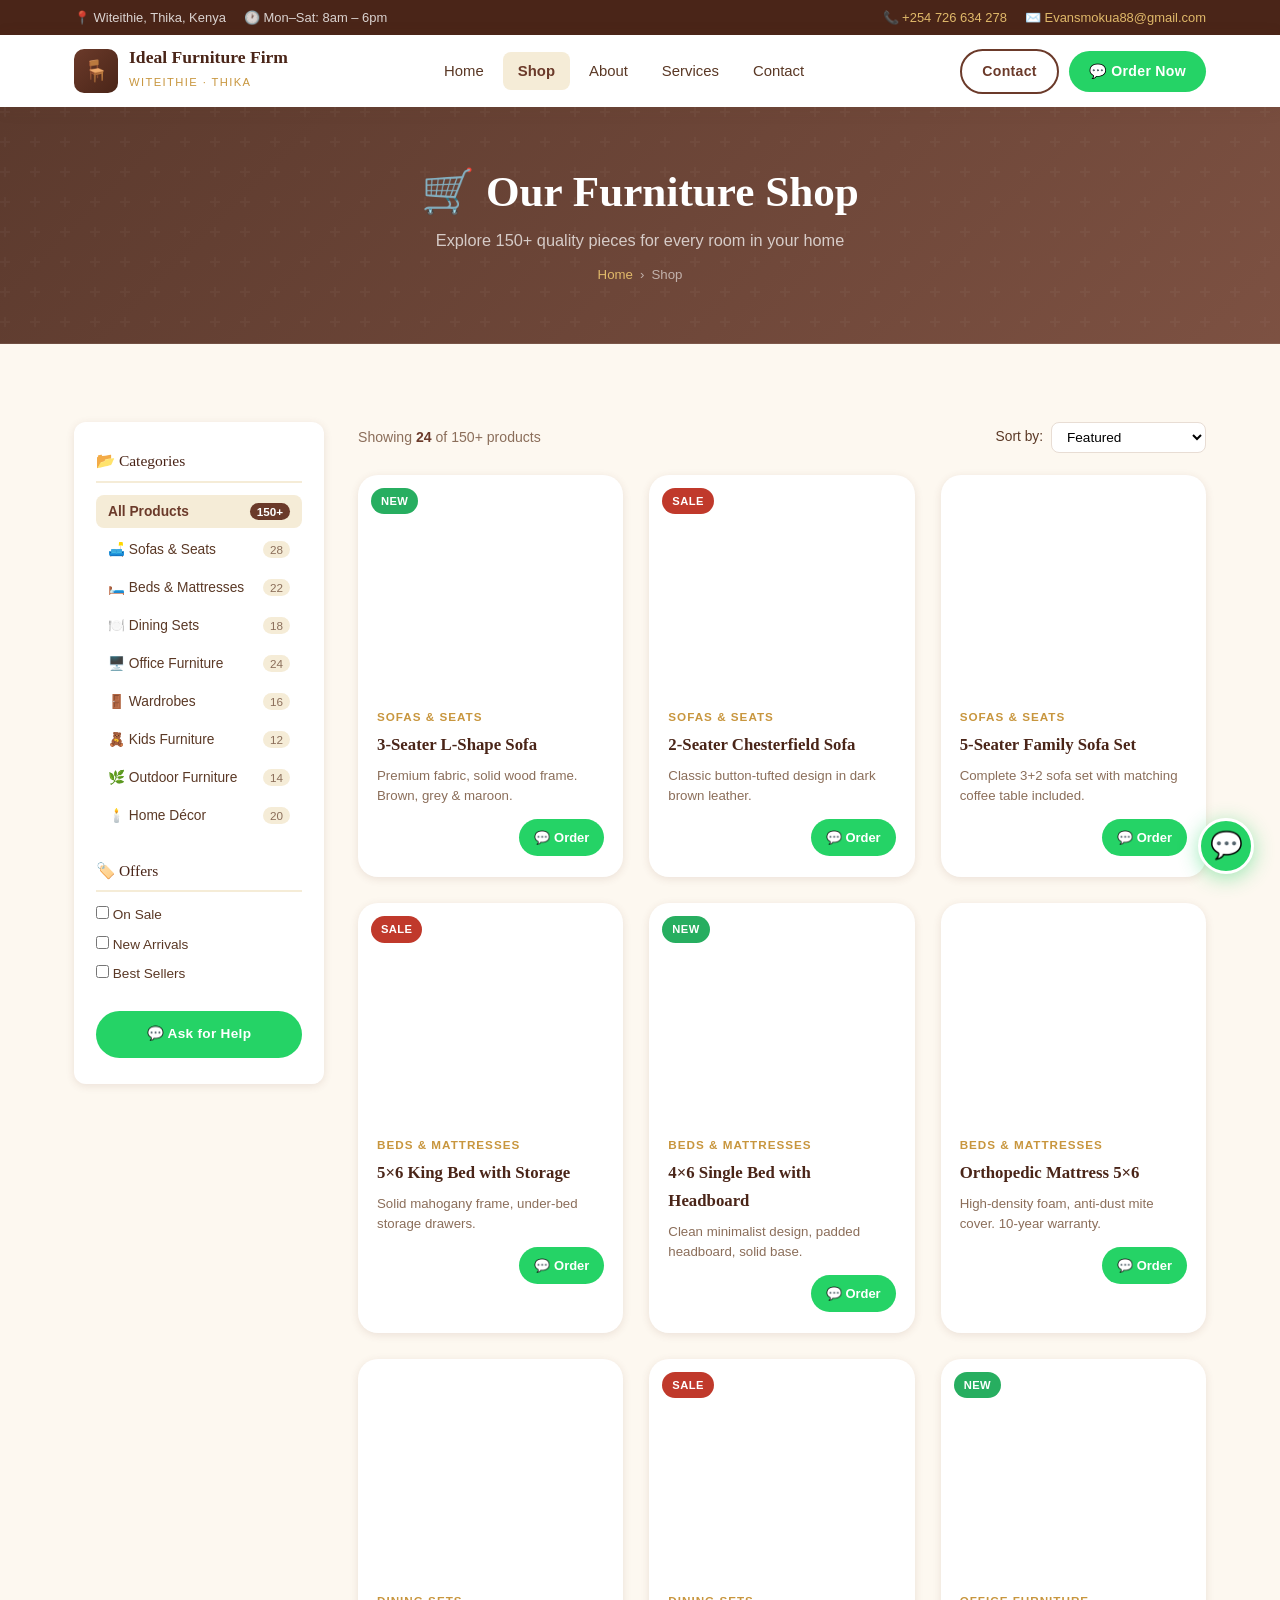
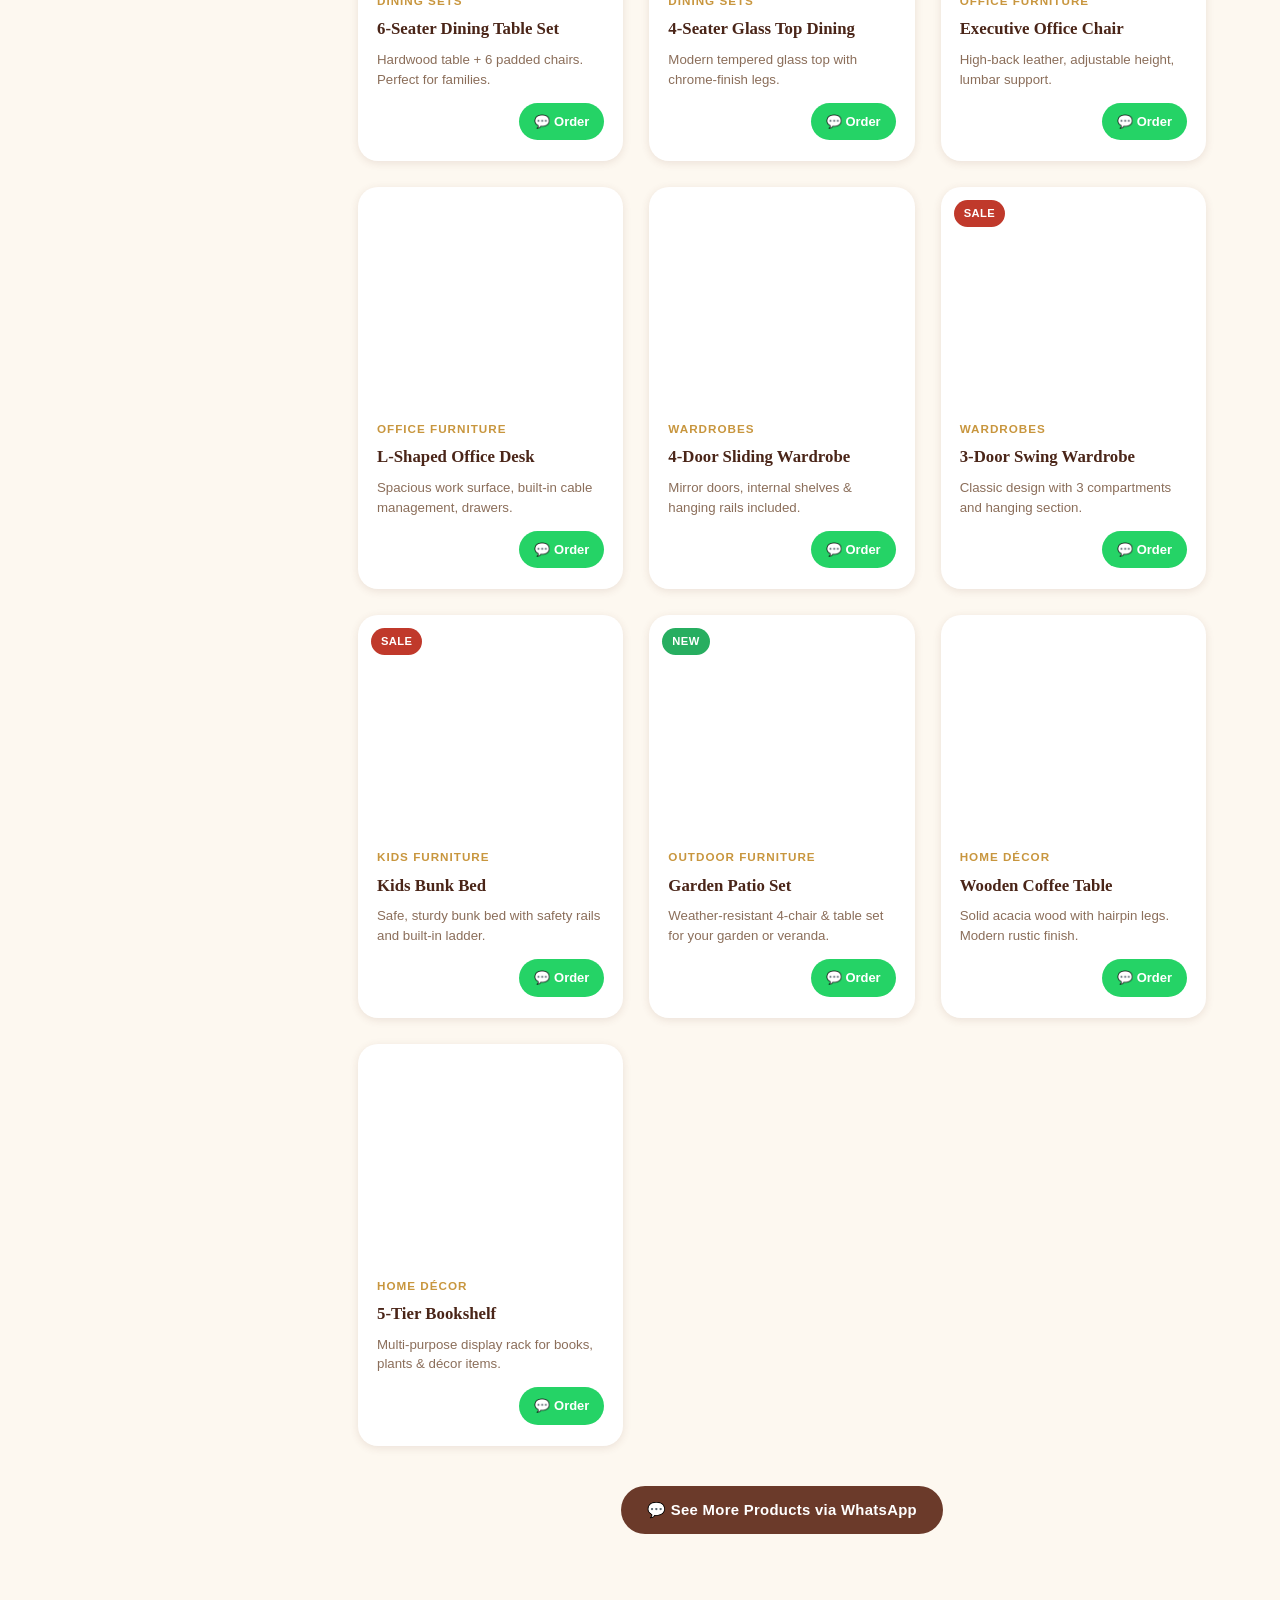
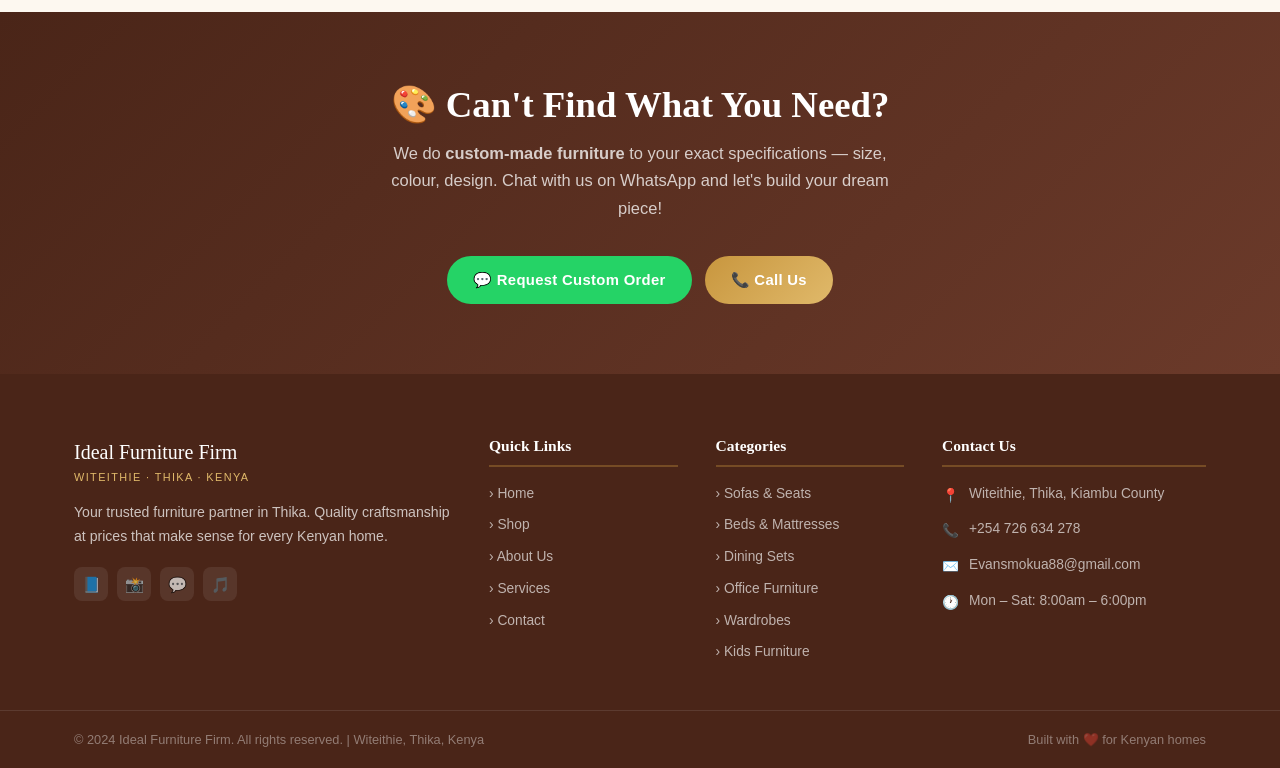
<file: shop.html>
﻿<!DOCTYPE html>
<html lang="en">
<head>
  <meta charset="UTF-8"/>
  <meta name="viewport" content="width=device-width, initial-scale=1.0"/>
  <meta name="description" content="Shop quality furniture at Ideal Furniture Firm, Witeithie, Thika. Sofas, beds, dining sets, office chairs & more at affordable prices in KSh."/>
  <title>Shop – Ideal Furniture Firm | Witeithie, Thika</title>
  <link rel="stylesheet" href="style.css"/>
</head>
<body>

<!-- WhatsApp Float -->
<a href="https://wa.me/254726634278?text=Hello%2C%20I%20am%20interested%20in%20your%20furniture" class="wa-float" target="_blank" rel="noopener" aria-label="WhatsApp">
  <span class="wa-tip">Order on WhatsApp</span>💬
</a>

<!-- Mobile Nav -->
<div class="mob-nav" id="mobNav">
  <div class="mob-nav-bg" onclick="toggleNav()"></div>
  <div class="mob-nav-drawer">
    <button class="mob-close" onclick="toggleNav()">&#x2715;</button>
    <a href="index.html">🏠 Home</a>
    <a href="shop.html" class="active">🛒 Shop</a>
    <a href="about.html">ℹ️ About</a>
    <a href="services.html">🔧 Services</a>
    <a href="contact.html">📞 Contact</a>
    <div style="margin-top:16px;"><a href="https://wa.me/254726634278" class="btn btn-wa" style="width:100%;justify-content:center;" target="_blank">💬 WhatsApp Us</a></div>
  </div>
</div>

<!-- Top Bar -->
<div class="topbar">
  <div class="container">
    <div class="topbar-l">
      <span>📍 Witeithie, Thika, Kenya</span>
      <span>🕐 Mon–Sat: 8am – 6pm</span>
    </div>
    <div class="topbar-r">
      <span><a href="tel:+254726634278">📞 +254 726 634 278</a></span>
      <span><a href="mailto:Evansmokua88@gmail.com">✉️ Evansmokua88@gmail.com</a></span>
    </div>
  </div>
</div>

<!-- Navbar -->
<nav class="navbar">
  <div class="container">
    <a href="index.html" class="logo">
      <div class="logo-icon">🪑</div>
      <div class="logo-text">
        <span class="lt1">Ideal Furniture Firm</span>
        <span class="lt2">Witeithie · Thika</span>
      </div>
    </a>
    <div class="nav-links">
      <a href="index.html">Home</a>
      <a href="shop.html" class="active">Shop</a>
      <a href="about.html">About</a>
      <a href="services.html">Services</a>
      <a href="contact.html">Contact</a>
    </div>
    <div class="nav-actions">
      <a href="contact.html" class="btn btn-outline" style="padding:9px 20px;font-size:.88rem;">Contact</a>
      <a href="https://wa.me/254726634278" class="btn btn-wa" style="padding:9px 20px;font-size:.88rem;" target="_blank">💬 Order Now</a>
      <button class="hamburger" onclick="toggleNav()" aria-label="Menu"><span></span><span></span><span></span></button>
    </div>
  </div>
</nav>

<!-- Page Banner -->
<div class="page-banner" style="background-image:linear-gradient(135deg,rgba(74,37,24,0.90),rgba(107,58,42,0.88)),url('https://images.pexels.com/photos/1457842/pexels-photo-1457842.jpeg?auto=compress&cs=tinysrgb&w=1200');background-size:cover;background-position:center;">
  <div class="container">
    <h1>🛒 Our Furniture Shop</h1>
    <p>Explore 150+ quality pieces for every room in your home</p>
    <div class="breadcrumb"><a href="index.html">Home</a><span>›</span><span>Shop</span></div>
  </div>
</div>

<!-- Shop Content -->
<section class="section">
  <div class="container">
    <div class="shop-layout">

      <!-- Sidebar -->
      <aside class="sidebar">
        <div class="sb-sec">
          <div class="sb-title">📂 Categories</div>
          <div style="display:flex;flex-direction:column;gap:5px;">
            <button class="cat-btn active">All Products <span class="cat-count">150+</span></button>
            <button class="cat-btn">🛋️ Sofas &amp; Seats <span class="cat-count">28</span></button>
            <button class="cat-btn">🛏️ Beds &amp; Mattresses <span class="cat-count">22</span></button>
            <button class="cat-btn">🍽️ Dining Sets <span class="cat-count">18</span></button>
            <button class="cat-btn">🖥️ Office Furniture <span class="cat-count">24</span></button>
            <button class="cat-btn">🚪 Wardrobes <span class="cat-count">16</span></button>
            <button class="cat-btn">🧸 Kids Furniture <span class="cat-count">12</span></button>
            <button class="cat-btn">🌿 Outdoor Furniture <span class="cat-count">14</span></button>
            <button class="cat-btn">🕯️ Home Décor <span class="cat-count">20</span></button>
          </div>
        </div>
   <div class="sb-sec">
          <div class="sb-title">🏷️ Offers</div>
          <div style="font-size:.85rem;color:var(--text-mid);display:flex;flex-direction:column;gap:7px;">
            <label><input type="checkbox"/> On Sale</label>
            <label><input type="checkbox"/> New Arrivals</label>
            <label><input type="checkbox"/> Best Sellers</label>
          </div>
        </div>
        <div style="margin-top:18px;">
          <a href="https://wa.me/254726634278?text=I%20need%20help%20choosing%20furniture" class="btn btn-wa" style="width:100%;justify-content:center;font-size:.85rem;" target="_blank">💬 Ask for Help</a>
        </div>
      </aside>

      <!-- Products -->
      <div>
        <div class="shop-top">
          <p class="shop-res">Showing <strong>24</strong> of 150+ products</p>
          <div style="display:flex;align-items:center;gap:8px;font-size:.86rem;color:var(--text-mid);">
            Sort by:
            <select style="border:1.5px solid #e8ddd4;border-radius:8px;padding:6px 11px;font-size:.85rem;background:var(--white);outline:none;">
              <option>Featured</option>
              <option>Price: Low to High</option>
              <option>Price: High to Low</option>
              <option>Newest First</option>
            </select>
          </div>
        </div>

        <div class="products-grid">

          <!-- Sofas -->
          <div class="pcard">
            <div class="pcard-img-wrap">
              <div class="bg-sofa" style="background-image:url('https://images.pexels.com/photos/1866149/pexels-photo-1866149.jpeg?auto=compress&cs=tinysrgb&w=600');background-size:cover;background-position:center;font-size:0;"></div>
              <span class="pbadge new">New</span>
            </div>
            <div class="pcard-body">
              <div class="pcat">Sofas &amp; Seats</div>
              <div class="pname">3-Seater L-Shape Sofa</div>
              <div class="pdesc">Premium fabric, solid wood frame. Brown, grey &amp; maroon.</div>
              <div class="pfoot">
                <div><div class="pprice-now">KSh 42,000</div><div class="pprice-old">KSh 50,000</div></div>
                <a href="https://wa.me/254726634278?text=I%20want%20the%203-Seater%20L-Shape%20Sofa%20at%20KSh%2042%2C000" class="btn-wa-sm" target="_blank">💬 Order</a>
              </div>
            </div>
          </div>

          <div class="pcard">
            <div class="pcard-img-wrap">
              <div class="bg-sofa" style="background-image:url('https://images.pexels.com/photos/276583/pexels-photo-276583.jpeg?auto=compress&cs=tinysrgb&w=600');background-size:cover;background-position:center;font-size:0;"></div>
              <span class="pbadge sale">Sale</span>
            </div>
            <div class="pcard-body">
              <div class="pcat">Sofas &amp; Seats</div>
              <div class="pname">2-Seater Chesterfield Sofa</div>
              <div class="pdesc">Classic button-tufted design in dark brown leather.</div>
              <div class="pfoot">
                <div><div class="pprice-now">KSh 24,500</div><div class="pprice-old">KSh 30,000</div></div>
                <a href="https://wa.me/254726634278?text=I%20want%20the%202-Seater%20Chesterfield%20Sofa%20at%20KSh%2024%2C500" class="btn-wa-sm" target="_blank">💬 Order</a>
              </div>
            </div>
          </div>

          <div class="pcard">
            <div class="pcard-img-wrap">
              <div class="bg-sofa" style="background-image:url('https://images.pexels.com/photos/1571460/pexels-photo-1571460.jpeg?auto=compress&cs=tinysrgb&w=600');background-size:cover;background-position:center;font-size:0;"></div>
            </div>
            <div class="pcard-body">
              <div class="pcat">Sofas &amp; Seats</div>
              <div class="pname">5-Seater Family Sofa Set</div>
              <div class="pdesc">Complete 3+2 sofa set with matching coffee table included.</div>
              <div class="pfoot">
                <div><div class="pprice-now">KSh 65,000</div></div>
                <a href="https://wa.me/254726634278?text=I%20want%20the%205-Seater%20Family%20Sofa%20Set%20at%20KSh%2065%2C000" class="btn-wa-sm" target="_blank">💬 Order</a>
              </div>
            </div>
          </div>

          <!-- Beds -->
          <div class="pcard">
            <div class="pcard-img-wrap">
              <div class="bg-bed" style="background-image:url('https://images.pexels.com/photos/1743229/pexels-photo-1743229.jpeg?auto=compress&cs=tinysrgb&w=600');background-size:cover;background-position:center;font-size:0;"></div>
              <span class="pbadge sale">Sale</span>
            </div>
            <div class="pcard-body">
              <div class="pcat">Beds &amp; Mattresses</div>
              <div class="pname">5×6 King Bed with Storage</div>
              <div class="pdesc">Solid mahogany frame, under-bed storage drawers.</div>
              <div class="pfoot">
                <div><div class="pprice-now">KSh 28,500</div><div class="pprice-old">KSh 35,000</div></div>
                <a href="https://wa.me/254726634278?text=I%20want%20the%205x6%20King%20Bed%20at%20KSh%2028%2C500" class="btn-wa-sm" target="_blank">💬 Order</a>
              </div>
            </div>
          </div>

          <div class="pcard">
            <div class="pcard-img-wrap">
              <div class="bg-bed" style="background-image:url('https://images.pexels.com/photos/271624/pexels-photo-271624.jpeg?auto=compress&cs=tinysrgb&w=600');background-size:cover;background-position:center;font-size:0;"></div>
              <span class="pbadge new">New</span>
            </div>
            <div class="pcard-body">
              <div class="pcat">Beds &amp; Mattresses</div>
              <div class="pname">4×6 Single Bed with Headboard</div>
              <div class="pdesc">Clean minimalist design, padded headboard, solid base.</div>
              <div class="pfoot">
                <div><div class="pprice-now">KSh 15,000</div></div>
                <a href="https://wa.me/254726634278?text=I%20want%20the%204x6%20Single%20Bed%20at%20KSh%2015%2C000" class="btn-wa-sm" target="_blank">💬 Order</a>
              </div>
            </div>
          </div>

          <div class="pcard">
            <div class="pcard-img-wrap">
              <div class="bg-bed" style="background-image:url('https://images.pexels.com/photos/2029694/pexels-photo-2029694.jpeg?auto=compress&cs=tinysrgb&w=600');background-size:cover;background-position:center;font-size:0;"></div>
            </div>
            <div class="pcard-body">
              <div class="pcat">Beds &amp; Mattresses</div>
              <div class="pname">Orthopedic Mattress 5×6</div>
              <div class="pdesc">High-density foam, anti-dust mite cover. 10-year warranty.</div>
              <div class="pfoot">
                <div><div class="pprice-now">KSh 12,000</div><div class="pprice-old">KSh 14,500</div></div>
                <a href="https://wa.me/254726634278?text=I%20want%20the%20Orthopedic%20Mattress%205x6%20at%20KSh%2012%2C000" class="btn-wa-sm" target="_blank">💬 Order</a>
              </div>
            </div>
          </div>

          <!-- Dining -->
          <div class="pcard">
            <div class="pcard-img-wrap">
              <div class="bg-dining" style="background-image:url('https://images.pexels.com/photos/1395967/pexels-photo-1395967.jpeg?auto=compress&cs=tinysrgb&w=600');background-size:cover;background-position:center;font-size:0;"></div>
            </div>
            <div class="pcard-body">
              <div class="pcat">Dining Sets</div>
              <div class="pname">6-Seater Dining Table Set</div>
              <div class="pdesc">Hardwood table + 6 padded chairs. Perfect for families.</div>
              <div class="pfoot">
                <div><div class="pprice-now">KSh 38,000</div><div class="pprice-old">KSh 45,000</div></div>
                <a href="https://wa.me/254726634278?text=I%20want%20the%206-Seater%20Dining%20Set%20at%20KSh%2038%2C000" class="btn-wa-sm" target="_blank">💬 Order</a>
              </div>
            </div>
          </div>

          <div class="pcard">
            <div class="pcard-img-wrap">
              <div class="bg-dining" style="background-image:url('https://images.pexels.com/photos/2062426/pexels-photo-2062426.jpeg?auto=compress&cs=tinysrgb&w=600');background-size:cover;background-position:center;font-size:0;"></div>
              <span class="pbadge sale">Sale</span>
            </div>
            <div class="pcard-body">
              <div class="pcat">Dining Sets</div>
              <div class="pname">4-Seater Glass Top Dining</div>
              <div class="pdesc">Modern tempered glass top with chrome-finish legs.</div>
              <div class="pfoot">
                <div><div class="pprice-now">KSh 22,000</div><div class="pprice-old">KSh 28,000</div></div>
                <a href="https://wa.me/254726634278?text=I%20want%20the%204-Seater%20Glass%20Dining%20at%20KSh%2022%2C000" class="btn-wa-sm" target="_blank">💬 Order</a>
              </div>
            </div>
          </div>

          <!-- Office -->
          <div class="pcard">
            <div class="pcard-img-wrap">
              <div class="bg-office" style="background-image:url('https://images.pexels.com/photos/1957478/pexels-photo-1957478.jpeg?auto=compress&cs=tinysrgb&w=600');background-size:cover;background-position:center;font-size:0;"></div>
              <span class="pbadge new">New</span>
            </div>
            <div class="pcard-body">
              <div class="pcat">Office Furniture</div>
              <div class="pname">Executive Office Chair</div>
              <div class="pdesc">High-back leather, adjustable height, lumbar support.</div>
              <div class="pfoot">
                <div><div class="pprice-now">KSh 12,500</div><div class="pprice-old">KSh 15,000</div></div>
                <a href="https://wa.me/254726634278?text=I%20want%20the%20Executive%20Chair%20at%20KSh%2012%2C500" class="btn-wa-sm" target="_blank">💬 Order</a>
              </div>
            </div>
          </div>

          <div class="pcard">
            <div class="pcard-img-wrap">
              <div class="bg-office" style="background-image:url('https://images.pexels.com/photos/667838/pexels-photo-667838.jpeg?auto=compress&cs=tinysrgb&w=600');background-size:cover;background-position:center;font-size:0;"></div>
            </div>
            <div class="pcard-body">
              <div class="pcat">Office Furniture</div>
              <div class="pname">L-Shaped Office Desk</div>
              <div class="pdesc">Spacious work surface, built-in cable management, drawers.</div>
              <div class="pfoot">
                <div><div class="pprice-now">KSh 18,500</div></div>
                <a href="https://wa.me/254726634278?text=I%20want%20the%20L-Shaped%20Office%20Desk%20at%20KSh%2018%2C500" class="btn-wa-sm" target="_blank">💬 Order</a>
              </div>
            </div>
          </div>

          <!-- Wardrobes -->
          <div class="pcard">
            <div class="pcard-img-wrap">
              <div class="bg-ward" style="background-image:url('https://images.pexels.com/photos/2062431/pexels-photo-2062431.jpeg?auto=compress&cs=tinysrgb&w=600');background-size:cover;background-position:center;font-size:0;"></div>
            </div>
            <div class="pcard-body">
              <div class="pcat">Wardrobes</div>
              <div class="pname">4-Door Sliding Wardrobe</div>
              <div class="pdesc">Mirror doors, internal shelves &amp; hanging rails included.</div>
              <div class="pfoot">
                <div><div class="pprice-now">KSh 32,000</div></div>
                <a href="https://wa.me/254726634278?text=I%20want%20the%204-Door%20Sliding%20Wardrobe%20at%20KSh%2032%2C000" class="btn-wa-sm" target="_blank">💬 Order</a>
              </div>
            </div>
          </div>

          <div class="pcard">
            <div class="pcard-img-wrap">
              <div class="bg-ward" style="background-image:url('https://cdn.pixabay.com/photo/2017/09/09/18/25/living-room-2732939_640.jpg');background-size:cover;background-position:center;font-size:0;"></div>
              <span class="pbadge sale">Sale</span>
            </div>
            <div class="pcard-body">
              <div class="pcat">Wardrobes</div>
              <div class="pname">3-Door Swing Wardrobe</div>
              <div class="pdesc">Classic design with 3 compartments and hanging section.</div>
              <div class="pfoot">
                <div><div class="pprice-now">KSh 19,500</div><div class="pprice-old">KSh 24,000</div></div>
                <a href="https://wa.me/254726634278?text=I%20want%20the%203-Door%20Swing%20Wardrobe%20at%20KSh%2019%2C500" class="btn-wa-sm" target="_blank">💬 Order</a>
              </div>
            </div>
          </div>

          <!-- Kids -->
          <div class="pcard">
            <div class="pcard-img-wrap">
              <div class="bg-kids" style="background-image:url('https://images.pexels.com/photos/1148955/pexels-photo-1148955.jpeg?auto=compress&cs=tinysrgb&w=600');background-size:cover;background-position:center;font-size:0;"></div>
              <span class="pbadge sale">Sale</span>
            </div>
            <div class="pcard-body">
              <div class="pcat">Kids Furniture</div>
              <div class="pname">Kids Bunk Bed</div>
              <div class="pdesc">Safe, sturdy bunk bed with safety rails and built-in ladder.</div>
              <div class="pfoot">
                <div><div class="pprice-now">KSh 18,000</div><div class="pprice-old">KSh 22,000</div></div>
                <a href="https://wa.me/254726634278?text=I%20want%20the%20Kids%20Bunk%20Bed%20at%20KSh%2018%2C000" class="btn-wa-sm" target="_blank">💬 Order</a>
              </div>
            </div>
          </div>

          <!-- Outdoor -->
          <div class="pcard">
            <div class="pcard-img-wrap">
              <div class="bg-outdoor" style="background-image:url('https://images.pexels.com/photos/1643383/pexels-photo-1643383.jpeg?auto=compress&cs=tinysrgb&w=600');background-size:cover;background-position:center;font-size:0;"></div>
              <span class="pbadge new">New</span>
            </div>
            <div class="pcard-body">
              <div class="pcat">Outdoor Furniture</div>
              <div class="pname">Garden Patio Set</div>
              <div class="pdesc">Weather-resistant 4-chair &amp; table set for your garden or veranda.</div>
              <div class="pfoot">
                <div><div class="pprice-now">KSh 25,000</div></div>
                <a href="https://wa.me/254726634278?text=I%20want%20the%20Garden%20Patio%20Set%20at%20KSh%2025%2C000" class="btn-wa-sm" target="_blank">💬 Order</a>
              </div>
            </div>
          </div>

          <!-- Decor -->
          <div class="pcard">
            <div class="pcard-img-wrap">
              <div class="bg-decor" style="background-image:url('https://images.pexels.com/photos/1125136/pexels-photo-1125136.jpeg?auto=compress&cs=tinysrgb&w=600');background-size:cover;background-position:center;font-size:0;"></div>
            </div>
            <div class="pcard-body">
              <div class="pcat">Home Décor</div>
              <div class="pname">Wooden Coffee Table</div>
              <div class="pdesc">Solid acacia wood with hairpin legs. Modern rustic finish.</div>
              <div class="pfoot">
                <div><div class="pprice-now">KSh 8,500</div><div class="pprice-old">KSh 11,000</div></div>
                <a href="https://wa.me/254726634278?text=I%20want%20the%20Wooden%20Coffee%20Table%20at%20KSh%208%2C500" class="btn-wa-sm" target="_blank">💬 Order</a>
              </div>
            </div>
          </div>

          <div class="pcard">
            <div class="pcard-img-wrap">
              <div class="bg-decor" style="background-image:url('https://cdn.pixabay.com/photo/2016/11/18/17/20/living-room-1835923_640.jpg');background-size:cover;background-position:center;font-size:0;"></div>
            </div>
            <div class="pcard-body">
              <div class="pcat">Home Décor</div>
              <div class="pname">5-Tier Bookshelf</div>
              <div class="pdesc">Multi-purpose display rack for books, plants &amp; décor items.</div>
              <div class="pfoot">
                <div><div class="pprice-now">KSh 6,500</div></div>
                <a href="https://wa.me/254726634278?text=I%20want%20the%205-Tier%20Bookshelf%20at%20KSh%206%2C500" class="btn-wa-sm" target="_blank">💬 Order</a>
              </div>
            </div>
          </div>

        </div><!-- /products-grid -->

        <!-- Load More -->
        <div style="text-align:center;margin-top:40px;">
          <a href="https://wa.me/254726634278?text=Please%20show%20me%20more%20furniture%20options" class="btn btn-primary" target="_blank">💬 See More Products via WhatsApp</a>
        </div>
      </div><!-- /products col -->

    </div><!-- /shop-layout -->
  </div>
</section>

<!-- Custom Order CTA -->
<section class="cta-banner">
  <div class="container">
    <h2>🎨 Can't Find What You Need?</h2>
    <p>We do <strong>custom-made furniture</strong> to your exact specifications — size, colour, design. Chat with us on WhatsApp and let's build your dream piece!</p>
    <div class="cta-btns">
      <a href="https://wa.me/254726634278?text=I%20want%20custom-made%20furniture" class="btn btn-wa" target="_blank">💬 Request Custom Order</a>
      <a href="contact.html" class="btn btn-gold">📞 Call Us</a>
    </div>
  </div>
</section>

<!-- Footer -->
<footer class="footer">
  <div class="container">
    <div class="footer-grid">
      <div class="fbrand">
        <div class="lt1">Ideal Furniture Firm</div>
        <div class="lt2">Witeithie · Thika · Kenya</div>
        <p>Your trusted furniture partner in Thika. Quality craftsmanship at prices that make sense for every Kenyan home.</p>
        <div class="socials">
          <a href="#" class="sl">📘</a><a href="#" class="sl">📸</a>
          <a href="https://wa.me/254726634278" class="sl" target="_blank">💬</a><a href="#" class="sl">🎵</a>
        </div>
      </div>
      <div class="fcol">
        <h4>Quick Links</h4>
        <ul>
          <li><a href="index.html">› Home</a></li><li><a href="shop.html">› Shop</a></li>
          <li><a href="about.html">› About Us</a></li><li><a href="services.html">› Services</a></li>
          <li><a href="contact.html">› Contact</a></li>
        </ul>
      </div>
      <div class="fcol">
        <h4>Categories</h4>
        <ul>
          <li><a href="shop.html">› Sofas &amp; Seats</a></li><li><a href="shop.html">› Beds &amp; Mattresses</a></li>
          <li><a href="shop.html">› Dining Sets</a></li><li><a href="shop.html">› Office Furniture</a></li>
          <li><a href="shop.html">› Wardrobes</a></li><li><a href="shop.html">› Kids Furniture</a></li>
        </ul>
      </div>
      <div class="fcol">
        <h4>Contact Us</h4>
        <div class="fcontact-item"><span class="fcontact-icon">📍</span><span>Witeithie, Thika, Kiambu County</span></div>
        <div class="fcontact-item"><span class="fcontact-icon">📞</span><span><a href="tel:+254726634278" style="color:rgba(255,255,255,.65);">+254 726 634 278</a></span></div>
        <div class="fcontact-item"><span class="fcontact-icon">✉️</span><span><a href="mailto:Evansmokua88@gmail.com" style="color:rgba(255,255,255,.65);">Evansmokua88@gmail.com</a></span></div>
        <div class="fcontact-item"><span class="fcontact-icon">🕐</span><span>Mon – Sat: 8:00am – 6:00pm</span></div>
      </div>
    </div>
  </div>
  <div class="footer-bot">
    <div class="container">
      <p>© 2024 Ideal Furniture Firm. All rights reserved. | Witeithie, Thika, Kenya</p>
      <p>Built with ❤️ for Kenyan homes</p>
    </div>
  </div>
</footer>

<script>
  function toggleNav(){
    document.getElementById('mobNav').classList.toggle('open');
    document.body.style.overflow = document.getElementById('mobNav').classList.contains('open') ? 'hidden' : '';
  }
</script>
</body>
</html>
</file>
<file: style.css>
/* =============================================
   Ideal Furniture Firm — Main Stylesheet
   Location: Witeithie, Thika, Kenya
   Colors: Warm Brown #6B3A2A | Cream #F5ECD7
           Gold #C8963E | Dark #2C1810
============================================= */

*, *::before, *::after { box-sizing: border-box; margin: 0; padding: 0; }

:root {
  --brown:       #6B3A2A;
  --brown-dk:    #4A2518;
  --brown-lt:    #8B5E45;
  --cream:       #F5ECD7;
  --cream-lt:    #FDF8F0;
  --gold:        #C8963E;
  --gold-lt:     #E0B96A;
  --text-dk:     #2C1810;
  --text-mid:    #5A3825;
  --text-lt:     #8B6E5A;
  --white:       #FFFFFF;
  --green:       #25D366;
  --green-dk:    #1da851;
  --shadow-sm:   0 2px 8px rgba(107,58,42,.12);
  --shadow-md:   0 6px 24px rgba(107,58,42,.18);
  --shadow-lg:   0 12px 40px rgba(107,58,42,.22);
  --r:           12px;
  --r-lg:        20px;
  --tr:          .3s ease;
  --ff-h:        Georgia,'Times New Roman',serif;
  --ff-b:       'Segoe UI',Arial,sans-serif;
}

html { scroll-behavior: smooth; }
body { font-family: var(--ff-b); color: var(--text-dk); background: var(--cream-lt); line-height: 1.65; }
img  { max-width: 100%; display: block; }
a    { text-decoration: none; color: inherit; }
ul   { list-style: none; }
h1,h2,h3,h4,h5 { font-family: var(--ff-h); color: var(--brown-dk); line-height: 1.25; }

/* ── Utilities ── */
.container { max-width: 1180px; margin: 0 auto; padding: 0 24px; }

.sec-title {
  font-size: clamp(1.75rem,4vw,2.5rem);
  text-align: center; margin-bottom: 10px;
}
.sec-sub {
  text-align: center; color: var(--text-lt); font-size: 1.03rem;
  margin-bottom: 44px; max-width: 560px; margin-left: auto; margin-right: auto;
}
.divider {
  width: 60px; height: 4px;
  background: linear-gradient(90deg,var(--gold),var(--gold-lt));
  border-radius: 2px; margin: 0 auto 14px;
}

/* Buttons */
.btn {
  display: inline-flex; align-items: center; gap: 7px;
  padding: 12px 26px; border-radius: 50px; font-size: .93rem;
  font-weight: 600; cursor: pointer; border: none;
  transition: var(--tr); letter-spacing: .3px;
}
.btn-primary { background: var(--brown); color: var(--white); }
.btn-primary:hover { background: var(--brown-dk); transform: translateY(-2px); box-shadow: var(--shadow-md); }

.btn-outline { background: transparent; color: var(--brown); border: 2px solid var(--brown); }
.btn-outline:hover { background: var(--brown); color: var(--white); transform: translateY(-2px); }

.btn-gold { background: linear-gradient(135deg,var(--gold),var(--gold-lt)); color: var(--white); }
.btn-gold:hover { transform: translateY(-2px); box-shadow: var(--shadow-md); }

.btn-wa { background: var(--green); color: var(--white); }
.btn-wa:hover { background: var(--green-dk); transform: translateY(-2px); box-shadow: 0 6px 20px rgba(37,211,102,.35); }

.btn-wa-sm {
  display: inline-flex; align-items: center; gap: 5px;
  background: var(--green); color: var(--white);
  border: none; border-radius: 50px; padding: 8px 15px;
  font-size: .81rem; font-weight: 600; cursor: pointer;
  transition: var(--tr); white-space: nowrap;
}
.btn-wa-sm:hover { background: var(--green-dk); transform: translateY(-1px); box-shadow: 0 4px 14px rgba(37,211,102,.35); }

/* ── Top Bar ── */
.topbar { background: var(--brown-dk); color: rgba(255,255,255,.8); font-size: .81rem; padding: 7px 0; }
.topbar .container { display: flex; justify-content: space-between; align-items: center; flex-wrap: wrap; gap: 6px; }
.topbar a { color: var(--gold-lt); }
.topbar a:hover { color: #fff; }
.topbar-l, .topbar-r { display: flex; align-items: center; gap: 18px; flex-wrap: wrap; }
.topbar-l span, .topbar-r span { display: flex; align-items: center; gap: 5px; }

/* ── Navbar ── */
.navbar { background: var(--white); box-shadow: 0 2px 16px rgba(107,58,42,.10); position: sticky; top: 0; z-index: 900; }
.navbar .container { display: flex; align-items: center; justify-content: space-between; padding-top: 13px; padding-bottom: 13px; }

.logo { display: flex; align-items: center; gap: 11px; }
.logo-icon {
  width: 44px; height: 44px;
  background: linear-gradient(135deg,var(--brown),var(--brown-dk));
  border-radius: 10px; display: flex; align-items: center;
  justify-content: center; font-size: 1.3rem; color: var(--gold-lt);
}
.logo-text .lt1 { display: block; font-family: var(--ff-h); font-size: 1.1rem; font-weight: bold; color: var(--brown-dk); line-height: 1.1; }
.logo-text .lt2 { font-size: .7rem; color: var(--gold); letter-spacing: 1.4px; text-transform: uppercase; }

.nav-links { display: flex; align-items: center; gap: 4px; }
.nav-links a { padding: 7px 15px; border-radius: 8px; font-size: .93rem; font-weight: 500; color: var(--text-mid); transition: var(--tr); }
.nav-links a:hover, .nav-links a.active { background: var(--cream); color: var(--brown); font-weight: 700; }

.nav-actions { display: flex; align-items: center; gap: 10px; }

.hamburger { display: none; flex-direction: column; gap: 5px; cursor: pointer; padding: 6px; background: none; border: none; }
.hamburger span { display: block; width: 23px; height: 2.5px; background: var(--brown); border-radius: 2px; transition: var(--tr); }

/* Mobile drawer */
.mob-nav { display: none; position: fixed; inset: 0; z-index: 1800; }
.mob-nav-bg { position: absolute; inset: 0; background: rgba(44,24,16,.55); }
.mob-nav-drawer {
  position: absolute; top: 0; right: 0;
  width: min(300px,85vw); height: 100%;
  background: var(--white); padding: 28px 22px;
  overflow-y: auto; display: flex; flex-direction: column; gap: 4px;
}
.mob-close { align-self: flex-end; font-size: 1.5rem; color: var(--brown); cursor: pointer; margin-bottom: 14px; background: none; border: none; }
.mob-nav-drawer a { display: block; padding: 11px 14px; border-radius: 8px; font-size: .97rem; font-weight: 500; color: var(--text-mid); transition: var(--tr); }
.mob-nav-drawer a:hover, .mob-nav-drawer a.active { background: var(--cream); color: var(--brown); font-weight: 700; }
.mob-nav.open { display: block; }

/* ── Hero ── */
.hero {
  background: linear-gradient(135deg,var(--brown-dk) 0%,var(--brown) 55%,var(--brown-lt) 100%);
  color: var(--white); padding: 88px 0 76px; position: relative; overflow: hidden;
}
.hero::before {
  content: '';
  position: absolute;
  inset: 0;
  background: url("data:image/svg+xml,%3Csvg width='60' height='60' viewBox='0 0 60 60' xmlns='http://www.w3.org/2000/svg'%3E%3Cg fill='%23ffffff' fill-opacity='0.03'%3E%3Cpath d='M36 34v-4h-2v4h-4v2h4v4h2v-4h4v-2h-4zm0-30V0h-2v4h-4v2h4v4h2V6h4V4h-4zM6 34v-4H4v4H0v2h4v4h2v-4h4v-2H6zM6 4V0H4v4H0v2h4v4h2V6h4V4H6z'/%3E%3C/g%3E%3C/svg%3E");
  pointer-events: none;
}
.hero-inner { position: relative; display: grid; grid-template-columns: 1fr 1fr; gap: 56px; align-items: center; }

.hero-badge {
  display: inline-block; background: rgba(200,150,62,.22);
  border: 1px solid var(--gold-lt); color: var(--gold-lt);
  font-size: .76rem; letter-spacing: 2px; text-transform: uppercase;
  padding: 5px 15px; border-radius: 50px; margin-bottom: 18px;
}
.hero h1 { font-size: clamp(1.9rem,5vw,3.1rem); color: var(--white); margin-bottom: 18px; }
.hero h1 em { font-style: normal; color: var(--gold-lt); }
.hero-desc { font-size: 1.05rem; color: rgba(255,255,255,.8); margin-bottom: 32px; max-width: 460px; }
.hero-btns { display: flex; gap: 12px; flex-wrap: wrap; }
.btn-hero-out { background: transparent; color: var(--white); border: 2px solid rgba(255,255,255,.45); border-radius: 50px; }
.btn-hero-out:hover { background: rgba(255,255,255,.12); border-color: var(--white); }

.hero-cards { display: grid; grid-template-columns: 1fr 1fr; gap: 14px; }
.hcard {
  background: rgba(255,255,255,.10); border: 1px solid rgba(255,255,255,.15);
  border-radius: var(--r); padding: 22px 16px; text-align: center;
  backdrop-filter: blur(4px); transition: var(--tr);
}
.hcard:hover { background: rgba(255,255,255,.18); }
.hcard-icon { font-size: 2.1rem; margin-bottom: 9px; }
.hcard h3 { font-size: .87rem; color: var(--gold-lt); margin-bottom: 3px; }
.hcard p  { font-size: .76rem; color: rgba(255,255,255,.62); margin: 0; }

/* Stats strip */
.stats-strip { background: var(--gold); padding: 20px 0; }
.stats-strip .container { display: flex; justify-content: center; gap: 44px; flex-wrap: wrap; }
.stat { text-align: center; }
.stat-n { font-family: var(--ff-h); font-size: 1.85rem; font-weight: bold; color: var(--white); line-height: 1; }
.stat-l { font-size: .78rem; color: rgba(255,255,255,.85); margin-top: 3px; text-transform: uppercase; letter-spacing: .7px; }

/* ── Sections ── */
.section { padding: 78px 0; }
.section-alt { background: var(--cream); }

/* ── Product Cards ── */
.products-grid { display: grid; grid-template-columns: repeat(auto-fill,minmax(255px,1fr)); gap: 26px; }

.pcard { background: var(--white); border-radius: var(--r-lg); overflow: hidden; box-shadow: var(--shadow-sm); transition: var(--tr); position: relative; }
.pcard:hover { transform: translateY(-6px); box-shadow: var(--shadow-lg); }

.pcard-img-wrap { overflow: hidden; position: relative; height: 215px; }
.pcard-img-wrap div {
  width: 100%; height: 215px; display: flex; align-items: center;
  justify-content: center; font-size: 5rem; transition: transform .4s ease;
}
.pcard:hover .pcard-img-wrap div { transform: scale(1.05); }

.pbadge {
  position: absolute; top: 13px; left: 13px;
  background: var(--brown); color: var(--white);
  font-size: .7rem; font-weight: 700; padding: 4px 10px;
  border-radius: 50px; letter-spacing: .4px; text-transform: uppercase;
}
.pbadge.sale { background: #c0392b; }
.pbadge.new  { background: #27ae60; }

.pcard-body { padding: 17px 19px 21px; }
.pcat { font-size: .73rem; color: var(--gold); text-transform: uppercase; letter-spacing: 1px; font-weight: 600; margin-bottom: 5px; }
.pname { font-size: 1.05rem; font-weight: 700; color: var(--brown-dk); margin-bottom: 7px; font-family: var(--ff-h); }
.pdesc { font-size: .83rem; color: var(--text-lt); margin-bottom: 13px; line-height: 1.5; }
.pfoot { display: flex; align-items: center; justify-content: space-between; gap: 8px; }
.pprice-now { font-size: 1.12rem; font-weight: 700; color: var(--brown); }
.pprice-old { font-size: .78rem; color: var(--text-lt); text-decoration: line-through; }

/* ── Feature cards ── */
.features-grid { display: grid; grid-template-columns: repeat(auto-fill,minmax(215px,1fr)); gap: 26px; }
.fcard { background: var(--white); border-radius: var(--r); padding: 30px 22px; text-align: center; box-shadow: var(--shadow-sm); transition: var(--tr); border-bottom: 3px solid transparent; }
.fcard:hover { border-bottom-color: var(--gold); transform: translateY(-4px); box-shadow: var(--shadow-md); }
.fcard-icon { width: 62px; height: 62px; background: linear-gradient(135deg,var(--cream),var(--cream-lt)); border-radius: 50%; display: flex; align-items: center; justify-content: center; font-size: 1.75rem; margin: 0 auto 16px; border: 2px solid var(--gold-lt); }
.fcard h3 { font-size: 1.02rem; margin-bottom: 9px; }
.fcard p  { font-size: .86rem; color: var(--text-lt); line-height: 1.6; }

/* ── Testimonials ── */
.tgrid { display: grid; grid-template-columns: repeat(auto-fill,minmax(275px,1fr)); gap: 26px; }
.tcard { background: var(--white); border-radius: var(--r); padding: 26px 22px; box-shadow: var(--shadow-sm); position: relative; }
.tcard::before { content:'\201C'; font-family: Georgia,serif; font-size: 5rem; color: var(--gold-lt); position: absolute; top: 8px; left: 18px; line-height: 1; opacity: .45; }
.ttext { font-size: .91rem; color: var(--text-mid); line-height: 1.72; margin-bottom: 18px; margin-top: 22px; font-style: italic; }
.tauthor { display: flex; align-items: center; gap: 11px; }
.tavatar { width: 42px; height: 42px; border-radius: 50%; background: linear-gradient(135deg,var(--brown),var(--brown-lt)); display: flex; align-items: center; justify-content: center; color: var(--gold-lt); font-size: 1rem; font-weight: bold; font-family: var(--ff-h); flex-shrink: 0; }
.tname { font-weight: 700; font-size: .91rem; color: var(--brown-dk); }
.trole { font-size: .76rem; color: var(--text-lt); }
.stars { color: var(--gold); font-size: .83rem; margin-bottom: 1px; }

/* ── CTA Banner ── */
.cta-banner { background: linear-gradient(135deg,var(--brown-dk),var(--brown)); padding: 70px 0; text-align: center; color: var(--white); }
.cta-banner h2 { color: var(--white); font-size: clamp(1.55rem,4vw,2.3rem); margin-bottom: 12px; }
.cta-banner p { color: rgba(255,255,255,.76); font-size: 1.03rem; margin-bottom: 34px; max-width: 500px; margin-left: auto; margin-right: auto; }
.cta-btns { display: flex; gap: 13px; justify-content: center; flex-wrap: wrap; }

/* ── Footer ── */
.footer { background: var(--brown-dk); color: rgba(255,255,255,.72); padding: 62px 0 0; }
.footer-grid { display: grid; grid-template-columns: 2fr 1fr 1fr 1.4fr; gap: 38px; padding-bottom: 46px; }

.fbrand p { font-size: .88rem; line-height: 1.7; margin: 14px 0 18px; }
.fbrand .lt1 { font-family: var(--ff-h); font-size: 1.25rem; color: var(--white); }
.fbrand .lt2 { font-size: .68rem; color: var(--gold-lt); letter-spacing: 1.4px; text-transform: uppercase; }
.socials { display: flex; gap: 9px; }
.sl { width: 34px; height: 34px; border-radius: 8px; background: rgba(255,255,255,.08); display: flex; align-items: center; justify-content: center; font-size: .95rem; color: rgba(255,255,255,.65); transition: var(--tr); }
.sl:hover { background: var(--gold); color: var(--white); }

.fcol h4 { font-family: var(--ff-h); color: var(--white); font-size: .97rem; margin-bottom: 16px; padding-bottom: 9px; border-bottom: 2px solid rgba(200,150,62,.35); }
.fcol ul { display: flex; flex-direction: column; gap: 9px; }
.fcol ul li a { color: rgba(255,255,255,.65); font-size: .86rem; transition: var(--tr); display: flex; align-items: center; gap: 5px; }
.fcol ul li a:hover { color: var(--gold-lt); padding-left: 4px; }

.fcontact-item { display: flex; gap: 10px; align-items: flex-start; font-size: .86rem; margin-bottom: 11px; color: rgba(255,255,255,.65); }
.fcontact-icon { color: var(--gold-lt); flex-shrink: 0; margin-top: 2px; }

.footer-bot { border-top: 1px solid rgba(255,255,255,.1); padding: 18px 0; }
.footer-bot .container { display: flex; justify-content: space-between; align-items: center; flex-wrap: wrap; gap: 9px; }
.footer-bot p { font-size: .8rem; color: rgba(255,255,255,.4); }
.footer-bot a { color: var(--gold-lt); }

/* ── Page Banner ── */
.page-banner {
  background: linear-gradient(135deg,var(--brown-dk),var(--brown));
  padding: 58px 0; text-align: center; color: var(--white); position: relative; overflow: hidden;
}
.page-banner::before { content:''; position:absolute; inset:0; background: url("data:image/svg+xml,%3Csvg width='60' height='60' viewBox='0 0 60 60' xmlns='http://www.w3.org/2000/svg'%3E%3Cg fill='%23ffffff' fill-opacity='0.03'%3E%3Cpath d='M36 34v-4h-2v4h-4v2h4v4h2v-4h4v-2h-4zm0-30V0h-2v4h-4v2h4v4h2V6h4V4h-4zM6 34v-4H4v4H0v2h4v4h2v-4h4v-2H6zM6 4V0H4v4H0v2h4v4h2V6h4V4H6z'/%3E%3C/g%3E%3C/svg%3E"); }
.page-banner h1 { font-size: clamp(1.75rem,4vw,2.7rem); color: var(--white); margin-bottom: 8px; position: relative; }
.page-banner p  { color: rgba(255,255,255,.72); font-size: 1.02rem; position: relative; }
.breadcrumb { display: flex; align-items: center; justify-content: center; gap: 7px; font-size: .83rem; color: rgba(255,255,255,.58); margin-top: 10px; position: relative; }
.breadcrumb a { color: var(--gold-lt); }

/* ── Shop sidebar ── */
.shop-layout { display: grid; grid-template-columns: 250px 1fr; gap: 34px; align-items: start; }
.sidebar { background: var(--white); border-radius: var(--r); padding: 26px 22px; box-shadow: var(--shadow-sm); position: sticky; top: 88px; }
.sb-sec { margin-bottom: 26px; }
.sb-sec:last-child { margin-bottom: 0; }
.sb-title { font-family: var(--ff-h); font-size: .97rem; color: var(--brown-dk); margin-bottom: 12px; padding-bottom: 7px; border-bottom: 2px solid var(--cream); }
.cat-btn { display: flex; align-items: center; justify-content: space-between; padding: 8px 12px; border-radius: 8px; font-size: .86rem; color: var(--text-mid); cursor: pointer; transition: var(--tr); background: none; border: none; width: 100%; text-align: left; }
.cat-btn:hover, .cat-btn.active { background: var(--cream); color: var(--brown); font-weight: 600; }
.cat-count { background: var(--cream); color: var(--text-lt); font-size: .73rem; padding: 2px 7px; border-radius: 50px; }
.cat-btn.active .cat-count { background: var(--brown); color: var(--white); }

.shop-top { display: flex; align-items: center; justify-content: space-between; margin-bottom: 22px; flex-wrap: wrap; gap: 10px; }
.shop-res { font-size: .88rem; color: var(--text-lt); }
.shop-res strong { color: var(--brown); }

/* ── About ── */
.about-intro { display: grid; grid-template-columns: 1fr 1fr; gap: 58px; align-items: center; }
.about-vis { position: relative; }
.about-img-box { width: 100%; height: 410px; background: linear-gradient(135deg,var(--brown),var(--brown-dk)); border-radius: var(--r-lg); display: flex; align-items: center; justify-content: center; font-size: 7rem; box-shadow: var(--shadow-lg); }
.about-badge { position: absolute; bottom: -22px; right: -22px; background: var(--gold); color: var(--white); border-radius: var(--r); padding: 18px 22px; text-align: center; box-shadow: var(--shadow-md); }
.about-badge strong { display: block; font-size: 1.9rem; font-family: var(--ff-h); line-height: 1; }
.about-badge span { font-size: .78rem; opacity: .9; }
.about-text .divider { margin-left: 0; }
.about-text .sec-title { text-align: left; }
.about-text p { color: var(--text-mid); margin-bottom: 15px; line-height: 1.75; }
.about-hl { display: flex; flex-direction: column; gap: 13px; margin-top: 22px; }
.ahl { display: flex; align-items: flex-start; gap: 11px; }
.ahl-icon { width: 38px; height: 38px; background: var(--cream); border-radius: 9px; display: flex; align-items: center; justify-content: center; font-size: 1.05rem; flex-shrink: 0; border: 1.5px solid var(--gold-lt); }
.ahl h4 { font-size: .93rem; margin-bottom: 1px; }
.ahl p  { font-size: .83rem; margin: 0; color: var(--text-lt); }

/* Team */
.team-grid { display: grid; grid-template-columns: repeat(auto-fill,minmax(215px,1fr)); gap: 26px; }
.team-card { background: var(--white); border-radius: var(--r); overflow: hidden; box-shadow: var(--shadow-sm); text-align: center; transition: var(--tr); }
.team-card:hover { transform: translateY(-5px); box-shadow: var(--shadow-md); }
.team-av { width: 100%; height: 185px; background: linear-gradient(135deg,var(--brown),var(--brown-lt)); display: flex; align-items: center; justify-content: center; font-size: 3.8rem; color: var(--gold-lt); }
.team-info { padding: 18px 14px; }
.team-info h3 { font-size: 1.02rem; margin-bottom: 3px; }
.team-info span { font-size: .8rem; color: var(--gold); font-weight: 600; }

/* ── Services ── */
.services-grid { display: grid; grid-template-columns: repeat(auto-fill,minmax(295px,1fr)); gap: 26px; }
.svc-card { background: var(--white); border-radius: var(--r); padding: 34px 26px; box-shadow: var(--shadow-sm); transition: var(--tr); border-top: 4px solid transparent; }
.svc-card:hover { border-top-color: var(--brown); transform: translateY(-5px); box-shadow: var(--shadow-md); }
.svc-icon { width: 66px; height: 66px; background: linear-gradient(135deg,var(--cream),var(--cream-lt)); border-radius: 15px; display: flex; align-items: center; justify-content: center; font-size: 1.9rem; margin-bottom: 18px; border: 2px solid var(--gold-lt); }
.svc-card h3 { font-size: 1.12rem; margin-bottom: 9px; }
.svc-card p  { font-size: .88rem; color: var(--text-lt); line-height: 1.65; margin-bottom: 16px; }
.svc-feats { display: flex; flex-direction: column; gap: 7px; }
.svc-feat { display: flex; align-items: flex-start; gap: 7px; font-size: .83rem; color: var(--text-mid); }
.svc-feat::before { content: '✓'; color: var(--gold); font-weight: bold; flex-shrink: 0; }

/* Process */
.process-steps { display: grid; grid-template-columns: repeat(auto-fill,minmax(195px,1fr)); gap: 22px; }
.pstep { text-align: center; padding: 30px 18px; background: var(--white); border-radius: var(--r); box-shadow: var(--shadow-sm); }
.step-no { width: 50px; height: 50px; background: linear-gradient(135deg,var(--brown),var(--brown-dk)); color: var(--white); border-radius: 50%; display: flex; align-items: center; justify-content: center; font-family: var(--ff-h); font-size: 1.25rem; font-weight: bold; margin: 0 auto 16px; }
.pstep h3 { font-size: .97rem; margin-bottom: 7px; }
.pstep p  { font-size: .83rem; color: var(--text-lt); }

/* ── Contact ── */
.contact-layout { display: grid; grid-template-columns: 1.1fr 1.6fr; gap: 38px; align-items: start; }
.cinfo { background: linear-gradient(135deg,var(--brown-dk),var(--brown)); border-radius: var(--r-lg); padding: 38px 30px; color: var(--white); }
.cinfo h2 { color: var(--white); margin-bottom: 9px; }
.cinfo > p { color: rgba(255,255,255,.73); font-size: .91rem; margin-bottom: 34px; line-height: 1.65; }
.cdetail { display: flex; align-items: flex-start; gap: 13px; margin-bottom: 22px; }
.cdetail-icon { width: 42px; height: 42px; background: rgba(255,255,255,.12); border-radius: 10px; display: flex; align-items: center; justify-content: center; font-size: 1.1rem; flex-shrink: 0; }
.cdetail h4 { color: var(--gold-lt); font-size: .8rem; letter-spacing: .7px; text-transform: uppercase; margin-bottom: 3px; }
.cdetail p  { color: rgba(255,255,255,.8); font-size: .88rem; line-height: 1.5; }
.cinfo-socials { margin-top: 30px; }
.cinfo-socials h4 { color: var(--gold-lt); font-size: .8rem; letter-spacing: .7px; text-transform: uppercase; margin-bottom: 12px; }
.csoc-row { display: flex; gap: 9px; }

.cform-wrap { background: var(--white); border-radius: var(--r-lg); padding: 38px 34px; box-shadow: var(--shadow-md); }
.cform-wrap h2 { margin-bottom: 7px; }
.cform-wrap > p { color: var(--text-lt); font-size: .88rem; margin-bottom: 26px; }
.form-row { display: grid; grid-template-columns: 1fr 1fr; gap: 16px; }
.fg { margin-bottom: 18px; }
.fg label { display: block; font-size: .86rem; font-weight: 600; color: var(--brown-dk); margin-bottom: 6px; }
.fg input, .fg select, .fg textarea {
  width: 100%; border: 1.5px solid #e8ddd4; border-radius: 10px;
  padding: 11px 15px; font-size: .91rem; color: var(--text-dk);
  font-family: var(--ff-b); outline: none; transition: var(--tr); background: var(--cream-lt);
}
.fg input:focus, .fg select:focus, .fg textarea:focus { border-color: var(--brown); background: var(--white); box-shadow: 0 0 0 3px rgba(107,58,42,.08); }
.fg textarea { resize: vertical; min-height: 115px; }
.wa-note { background: #f0fdf4; border: 1px solid #bbf7d0; border-radius: 9px; padding: 12px 15px; font-size: .83rem; color: #166534; display: flex; align-items: center; gap: 9px; margin-bottom: 18px; }

/* Map */
.map-box { background: linear-gradient(135deg,var(--cream),var(--cream-lt)); border-radius: var(--r); height: 275px; display: flex; flex-direction: column; align-items: center; justify-content: center; gap: 11px; font-size: 2.8rem; color: var(--brown-lt); border: 2px dashed var(--gold-lt); margin-top: 38px; }
.map-box p { font-size: .92rem; color: var(--text-lt); }

/* FAQ */
.faq-list { max-width: 740px; margin: 0 auto; }
.faq-item { background: var(--white); border-radius: var(--r); margin-bottom: 13px; box-shadow: var(--shadow-sm); overflow: hidden; }
.faq-q { padding: 18px 22px; font-weight: 600; font-size: .96rem; color: var(--brown-dk); display: flex; justify-content: space-between; align-items: center; }
.faq-q::after { content: '＋'; font-size: 1.15rem; color: var(--gold); flex-shrink: 0; }
.faq-a { padding: 0 22px 18px; font-size: .88rem; color: var(--text-mid); line-height: 1.7; }

/* WhatsApp float */
.wa-float { position: fixed; bottom: 26px; right: 26px; z-index: 950; background: var(--green); color: var(--white); width: 56px; height: 56px; border-radius: 50%; display: flex; align-items: center; justify-content: center; font-size: 1.65rem; box-shadow: 0 4px 20px rgba(37,211,102,.45); text-decoration: none; transition: var(--tr); border: 3px solid var(--white); }
.wa-float:hover { transform: scale(1.12); box-shadow: 0 6px 28px rgba(37,211,102,.55); }
.wa-tip { position: absolute; right: 68px; background: var(--text-dk); color: var(--white); font-size: .76rem; white-space: nowrap; padding: 5px 11px; border-radius: 7px; opacity: 0; transition: opacity .2s; pointer-events: none; }
.wa-float:hover .wa-tip { opacity: 1; }

/* Product image styles */
.pcard-img-wrap div {
  background-size: cover !important;
  background-position: center !important;
  background-repeat: no-repeat !important;
  font-size: 0 !important; /* hide emoji when image loads */
}

/* Fallback gradients if image fails */
.bg-sofa    { background: linear-gradient(135deg,#8B6E45,#5A3825); }
.bg-bed     { background: linear-gradient(135deg,#6B4B3A,#3D2416); }
.bg-dining  { background: linear-gradient(135deg,#7A5235,#4A2C18); }
.bg-office  { background: linear-gradient(135deg,#5C4033,#2C1A0F); }
.bg-outdoor { background: linear-gradient(135deg,#6B7A45,#3A4520); }
.bg-kids    { background: linear-gradient(135deg,#C8963E,#8B5A18); }
.bg-ward    { background: linear-gradient(135deg,#7A6050,#4A3828); }
.bg-decor   { background: linear-gradient(135deg,#9E7A5A,#6B4830); }

/* ── Responsive ── */
@media(max-width:1024px){
  .footer-grid { grid-template-columns: 1fr 1fr; }
  .shop-layout  { grid-template-columns: 215px 1fr; }
}
@media(max-width:860px){
  .hero-inner { grid-template-columns: 1fr; gap: 38px; text-align: center; }
  .hero-btns  { justify-content: center; }
  .hero-desc  { margin-left: auto; margin-right: auto; }
  .hero-cards { max-width: 400px; margin: 0 auto; }
  .about-intro { grid-template-columns: 1fr; gap: 38px; }
  .about-badge { right: 0; }
  .about-text .divider { margin-left: auto; }
  .about-text .sec-title { text-align: center; }
  .contact-layout { grid-template-columns: 1fr; }
  .shop-layout { grid-template-columns: 1fr; }
  .sidebar { position: static; }
}
@media(max-width:768px){
  .nav-links, .nav-actions .btn-outline { display: none; }
  .hamburger { display: flex; }
  .hero { padding: 58px 0 48px; }
  .section { padding: 54px 0; }
  .footer-grid { grid-template-columns: 1fr; gap: 30px; }
  .form-row { grid-template-columns: 1fr; }
  .cform-wrap { padding: 26px 18px; }
  .stats-strip .container { gap: 26px; }
}
@media(max-width:480px){
  .container { padding: 0 15px; }
  .topbar-l { display: none; }
  .hero-cards { grid-template-columns: 1fr 1fr; gap: 9px; }
  .products-grid { grid-template-columns: 1fr; }
}
/*Ficha bei zote kwenye gallery*/
.price-now,.price-old,.p-price-now,.p-price-old,.pprice-now,.pprice-old{display:none !important;}
</file>
